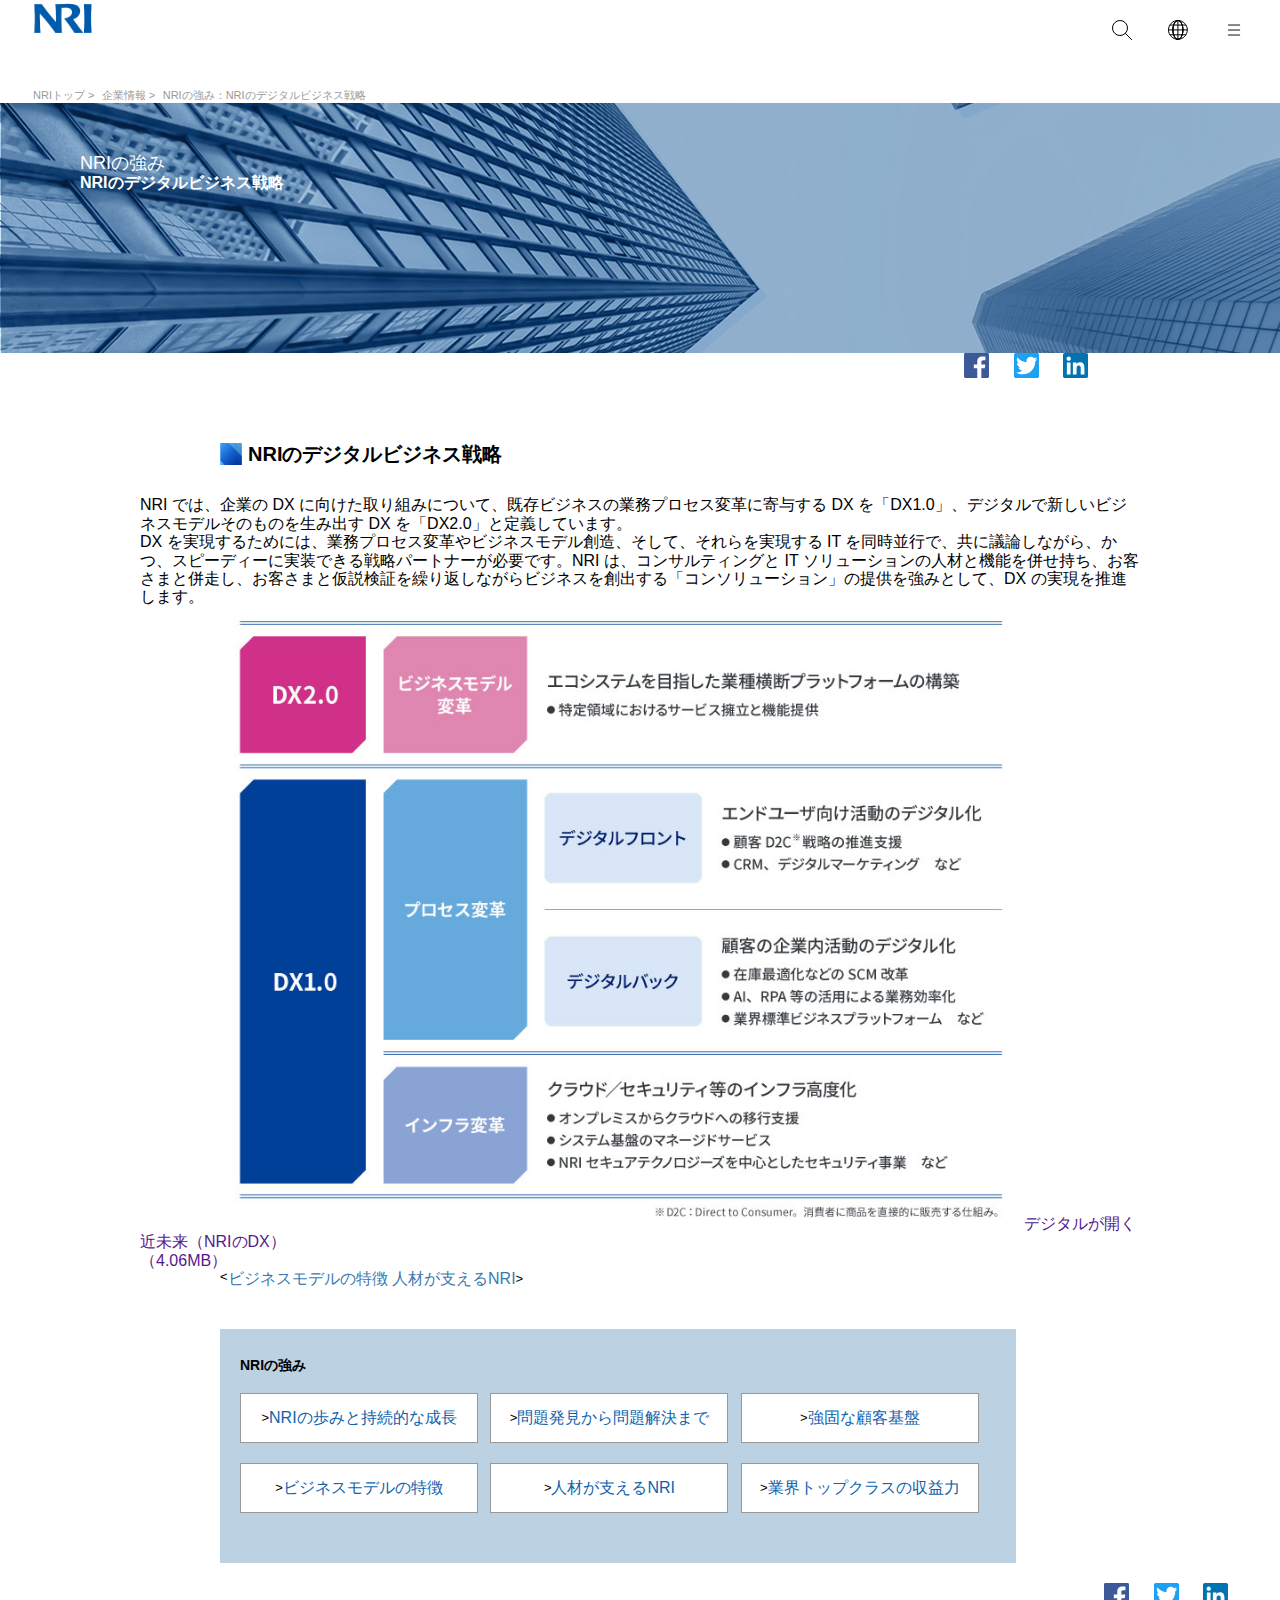
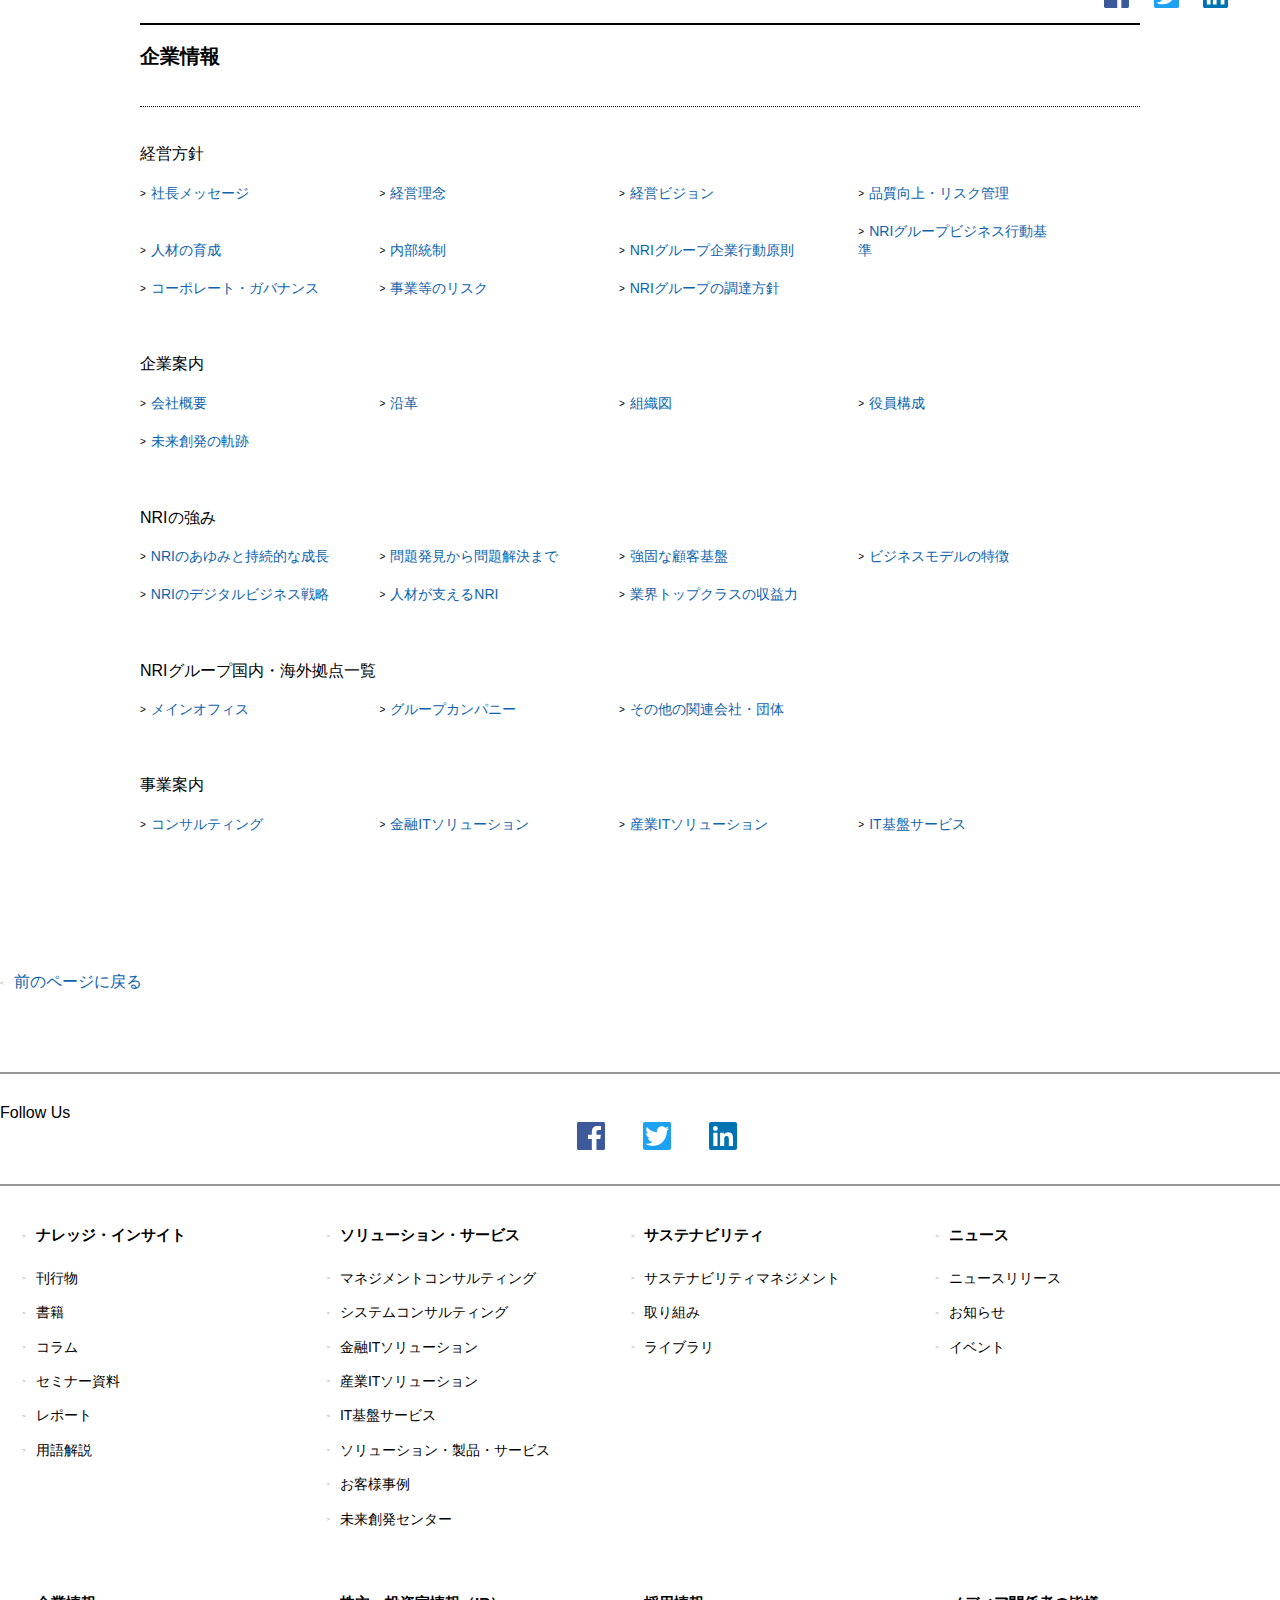
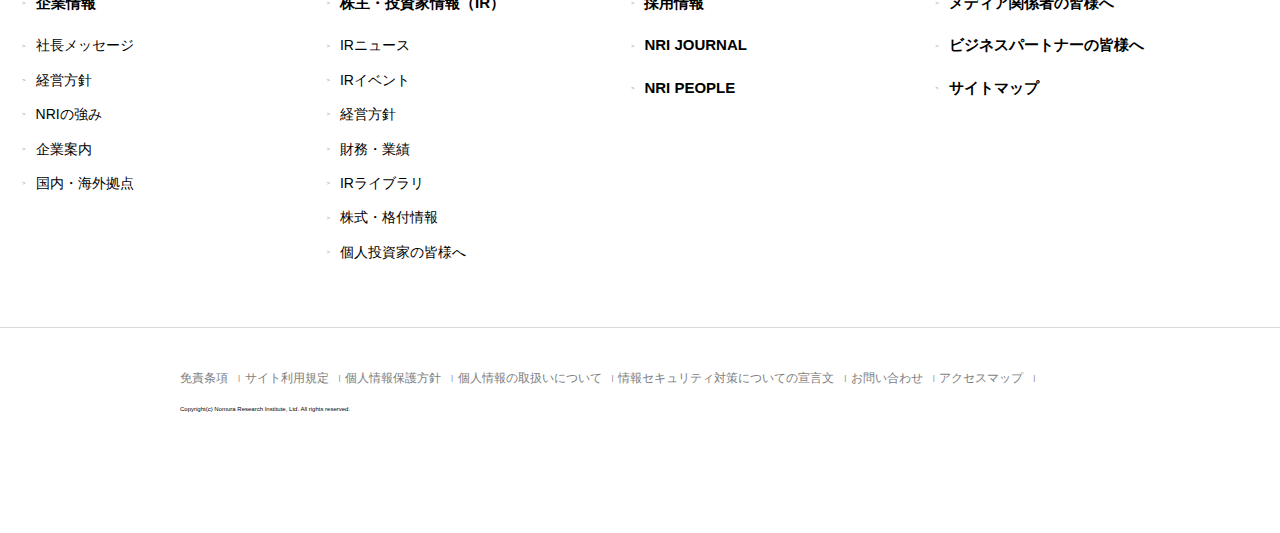
<file: index.html>
<!DOCTYPE html>
<html lang="ja">
<head>
<meta charset="utf-8">
<meta name="description" content="NRIの強み：NRIのデジタルビジネス戦略　| 企業情報 | 野村総合研究所(NRI)">
<title>NRIの強み：ビジネスモデルの特徴 | 企業情報 | 野村総合研究所(NRI)</title>
<!-- CSS -->
<link rel="stylesheet" href="css/main.css">
<link rel="stylesheet" href="css/normalize.css">
</head>
<body>
<header>
    <!--　ここから上に固定　-->
    <div class="container">
        <div class="header-container">
            <h1 class="header-logo">
                <a href="https://www.nri.com/jp"><img src="images/logomark1.png" class="logomark" alt="NRIロゴマーク"></a>
            </h1>
            <ul class="header-nav1">
                <li><a href="#">ナレッジ・インサイト</a></li>
                <li><a href="#">サステナビリティ</a></li>
                <li><a href="#">ニュース</a></li>
                <li><a href="#">企業情報</a></li>
                <li><a href="#">株主・投資家情報（IR）</a></li>
                <li><a href="#">採用情報</a></li>
            </ul>
            <ul class="header-nav2"><!-- 本来は<button>？ -->
                <li><a href="#"><img src="images/glass.svg" alt="サイト内検索"></a></li>
                <li><a href="#"><img src="images/earth.svg" alt="言語選択"></a></li>
                <li><a href="#"><img src="images/hambarger.png" alt="ハンバーガーメニュー"></a></li>
            </ul>
        </div>
    </div>
    <!--　ここまで固定　-->
</header>
<article>
    <div class="container">
        <section class="top-container">
            <div class="breadcrumb">
                <ol>
                    <li><a href="https://www.nri.com/jp">NRIトップ</a></li>
                    <li><a href="https://www.nri.com/jp/company">企業情報</a></li>
                    <li><a href="https://www.nri.com/jp/company/whats/story06"> NRIの強み：NRIのデジタルビジネス戦略</a></li>
                </ol>
            </div>
            <h2 class="keyvisual">
                <span class="subtitle">NRIの強み</span><br>
                NRIのデジタルビジネス戦略
            </h2>
            <div class="sns-share">
                <!-- 右寄せ -->
                <ul class="sns-icon">
                    <li><a href=""><img src="images/icon-facebook.svg" alt="facebook"></a></li>
                    <li><a href=""><img src="images/icon-twitter.svg" alt="twitter"></a></li>
                    <li><a href=""><img src="images/icon-linkedin.svg" alt="linkedin"></a></li>
                </ul>
            </div>
        </section>
        <section class="main-container">
            <h2 class="strategy">NRIのデジタルビジネス戦略</h2>
            <p>NRI では、企業の DX に向けた取り組みについて、既存ビジネスの業務プロセス変革に寄与する DX を「DX1.0」、デジタルで新しいビジネスモデルそのものを生み出す DX を「DX2.0」と定義しています。</p>
            <p>DX を実現するためには、業務プロセス変革やビジネスモデル創造、そして、それらを実現する IT を同時並行で、共に議論しながら、かつ、スピーディーに実装できる戦略パートナーが必要です。NRI は、コンサルティングと IT ソリューションの人材と機能を併せ持ち、お客さまと併走し、お客さまと仮説検証を繰り返しながらビジネスを創出する「コンソリューション」の提供を強みとして、DX の実現を推進します。</p>
            <img src="images/strategy.jpg" class="strategy-img" alt="NRIの強み">
            <a class="DX-pdfbtn" href="" target="_blank">
            デジタルが開く近未来（NRIのDX）<br>
            （4.06MB）
            </a>
            <div class="page-change">
                <a href="https://www.nri.com/jp/company/whats/story03" class="page-change1">ビジネスモデルの特徴</a>
                <a href="https://www.nri.com/jp/company/whats/story04" class="page-change2">人材が支えるNRI</a>
            </div>
            <div class="NRI-strongpoint">
                <h3>NRIの強み</h3>
                <a href="https://www.nri.com/jp/company/whats/history" class="link-strong">NRIの歩みと持続的な成長</a>
                <a href="https://www.nri.com/jp/company/whats/story01" class="link-strong">問題発見から問題解決まで</a>
                <a href="https://www.nri.com/jp/company/whats/story02" class="link-strong">強固な顧客基盤</a>
                <a href="https://www.nri.com/jp/company/whats/story03" class="link-strong">ビジネスモデルの特徴</a>
                <a href="https://www.nri.com/jp/company/whats/story04" class="link-strong">人材が支えるNRI</a>
                <a href="https://www.nri.com/jp/company/whats/story05" class="link-strong">業界トップクラスの収益力</a>
            </div>
            <div class="sns-share">
                <!-- 右寄せ -->
                <ul class="sns-icon">
                    <li><a href=""><img src="images/icon-facebook.svg" alt="facebook"></a></li>
                    <li><a href=""><img src="images/icon-twitter.svg" alt="twitter"></a></li>
                    <li><a href=""><img src="images/icon-linkedin.svg" alt="linkedin"></a></li>
                </ul>
            </div>
        </section>
        <section class="company-information">
            <h4>企業情報</h4>
            <div class="company-information-container">
                <p>経営方針</p>
                <ul>
                    <li><a href="#">社長メッセージ</a></li>
                    <li><a href="#">経営理念</a></li>
                    <li><a href="#">経営ビジョン</a></li>
                    <li><a href="#">品質向上・リスク管理</a></li>
                    <li><a href="#">人材の育成</a></li>
                    <li><a href="#">内部統制</a></li>
                    <li><a href="#">NRIグループ企業行動原則</a></li>
                    <li><a href="#">NRIグループビジネス行動基準</a></li>
                    <li><a href="#">コーポレート・ガバナンス</a></li>
                    <li><a href="#">事業等のリスク</a></li>
                    <li><a href="#">NRIグループの調達方針</a></li>
                </ul>
                <p>企業案内</p>
                <ul>
                    <li><a href="#">会社概要</a></li>
                    <li><a href="#">沿革</a></li>
                    <li><a href="#">組織図</a></li>
                    <li><a href="#">役員構成</a></li>
                    <li><a href="#">未来創発の軌跡</a></li>
                </ul>
                <p>NRIの強み</p>
                <ul>
                    <li><a href="#">NRIのあゆみと持続的な成長</a></li>
                    <li><a href="#">問題発見から問題解決まで</a></li>
                    <li><a href="#">強固な顧客基盤</a></li>
                    <li><a href="#">ビジネスモデルの特徴</a></li>
                    <li><a href="#">NRIのデジタルビジネス戦略</a></li>
                    <li><a href="#">人材が支えるNRI</a></li>
                    <li><a href="#">業界トップクラスの収益力</a></li>
                </ul>
                <p>NRIグループ国内・海外拠点一覧</p>
                <ul>
                    <li><a href="#">メインオフィス</a></li>
                    <li><a href="#">グループカンパニー</a></li>
                    <li><a href="#">その他の関連会社・団体</a></li>
                </ul>
                <p>事業案内</p>
                <ul>
                    <li><a href="#">コンサルティング</a></li>
                    <li><a href="#">金融ITソリューション</a></li>
                    <li><a href="#">産業ITソリューション</a></li>
                    <li><a href="#">IT基盤サービス</a></li>
                </ul>
            </div>
        </section>
        <a href="https://www.nri.com/jp/company" class="back-page">前のページに戻る</a>
        <div class="sns-share-bottom">
            <p>Follow Us</p>
            <!-- 中央ぞろえ -->
            <ul class="sns-icon-bottom">
                <li><a href=""><img src="images/icon-facebook.svg" alt="facebook"></a></li>
                <li><a href=""><img src="images/icon-twitter.svg" alt="twitter"></a></li>
                <li><a href=""><img src="images/icon-linkedin.svg" alt="linkedin"></a></li>
            </ul>
        </div>
        <section class="sitenav">
            <div class="nav1">
                <p><a href="#">ナレッジ・インサイト</a></p>
                <ul>
                    <li><a href="#">刊行物</a></li>
                    <li><a href="#">書籍</a></li>
                    <li><a href="#">コラム</a></li>
                    <li><a href="#">セミナー資料</a></li>
                    <li><a href="#">レポート</a></li>
                    <li><a href="#">用語解説</a></li>
                </ul>
            </div>
            <div class="nav1">
                <p><a href="#">ソリューション・サービス</a></p>
                <ul>
                    <li><a href="#">マネジメントコンサルティング</a></li>
                    <li><a href="#">システムコンサルティング</a></li>
                    <li><a href="#">金融ITソリューション</a></li>
                    <li><a href="#">産業ITソリューション</a></li>
                    <li><a href="#">IT基盤サービス</a></li>
                    <li><a href="#">ソリューション・製品・サービス</a></li>
                    <li><a href="#">お客様事例</a></li>
                    <li><a href="#">未来創発センター</a></li>
                </ul>
            </div>
            <div class="nav1">
                <p><a href="#">サステナビリティ</a></p>
                <ul>
                    <li><a href="#">サステナビリティマネジメント</a></li>
                    <li><a href="#">取り組み</a></li>
                    <li><a href="#">ライブラリ</a></li>
                </ul>
            </div>
            <div class="nav1">
                <p><a href="#">ニュース</a></p>
                <ul>
                    <li><a href="#">ニュースリリース</a></li>
                    <li><a href="#">お知らせ</a></li>
                    <li><a href="#">イベント</a></li>
                </ul>
            </div>
            <div class="nav1">
                <p><a href="#">企業情報</a></p>
                <ul>
                    <li><a href="#">社長メッセージ</a></li>
                    <li><a href="#">経営方針</a></li>
                    <li><a href="#">NRIの強み</a></li>
                    <li><a href="#">企業案内</a></li>
                    <li><a href="#">国内・海外拠点</a></li>
                </ul>
            </div>
            <div class="nav1">
                <p><a href="#">株主・投資家情報（IR）</a></p>
                <ul>
                    <li><a href="#">IRニュース</a></li>
                    <li><a href="#">IRイベント</a></li>
                    <li><a href="#">経営方針</a></li>
                    <li><a href="#">財務・業績</a></li>
                    <li><a href="#">IRライブラリ</a></li>
                    <li><a href="#">株式・格付情報</a></li>
                    <li><a href="#">個人投資家の皆様へ</a></li>
                </ul>
            </div>
            <div class="nav2">
                <p><a href="#">採用情報</a></p>
                <p><a href="#">NRI JOURNAL</a></p>
                <p><a href="#">NRI PEOPLE</a></p>
            </div>
            <div class="nav2">
                <p><a href="#">メディア関係者の皆様へ</a></p>
                <p><a href="#">ビジネスパートナーの皆様へ</a></p>
                <p><a href="#">サイトマップ</a></p>
            </div>
        </section>
    </div>
</article>
<footer>
    <div class="container">
        <div class="footer-container">
            <ul class="footer-nav">
                <li><a href="#">免責条項</a></li>
                <li><a href="#">サイト利用規定</a></li>
                <li><a href="#">個人情報保護方針</a></li>
                <li><a href="#">個人情報の取扱いについて</a></li>
                <li><a href="#">情報セキュリティ対策についての宣言文</a></li>
                <li><a href="#">お問い合わせ</a></li>
                <li><a href="#">アクセスマップ</a></li>
            </ul>
            <p class="copyright">
                Copyright(c) Nomura Research Institute, Ltd. All rights reserved.
            </p>
        </div>
    </div>
</footer>
</body>
</html>
</file>
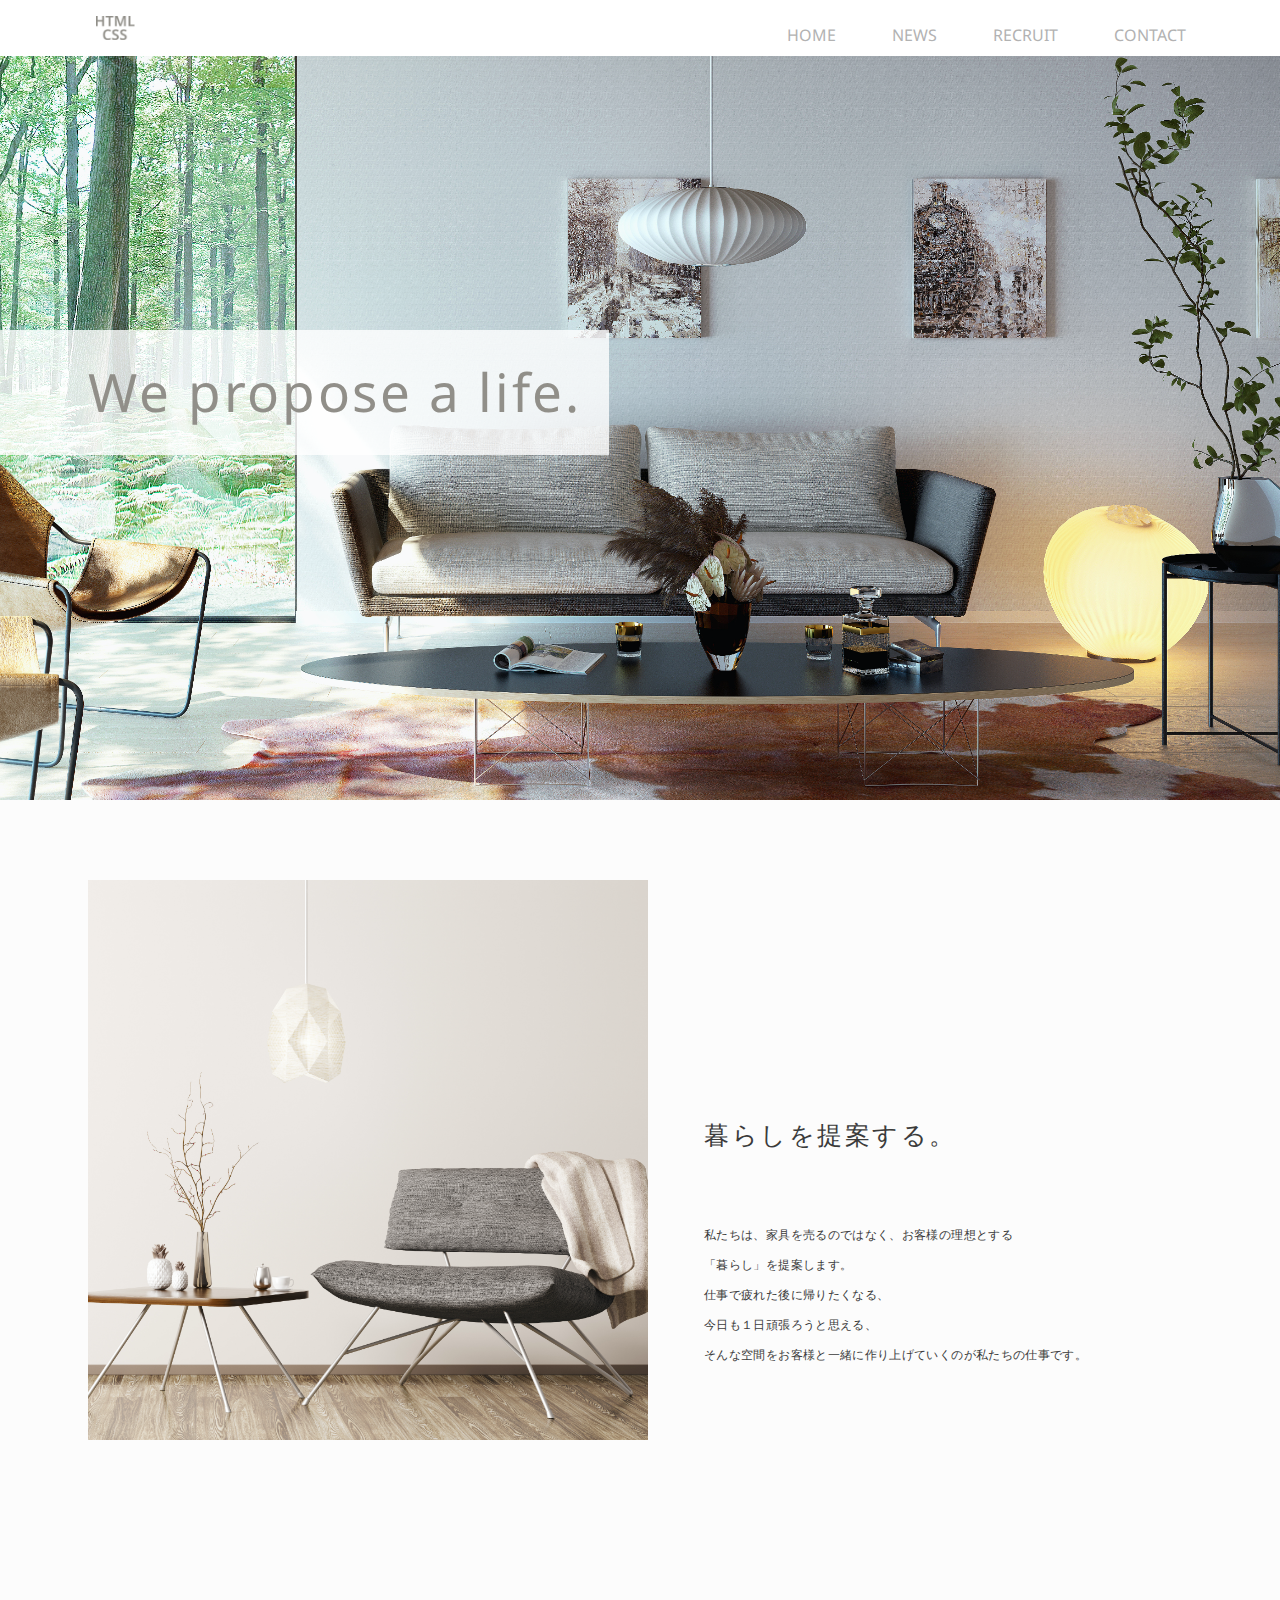
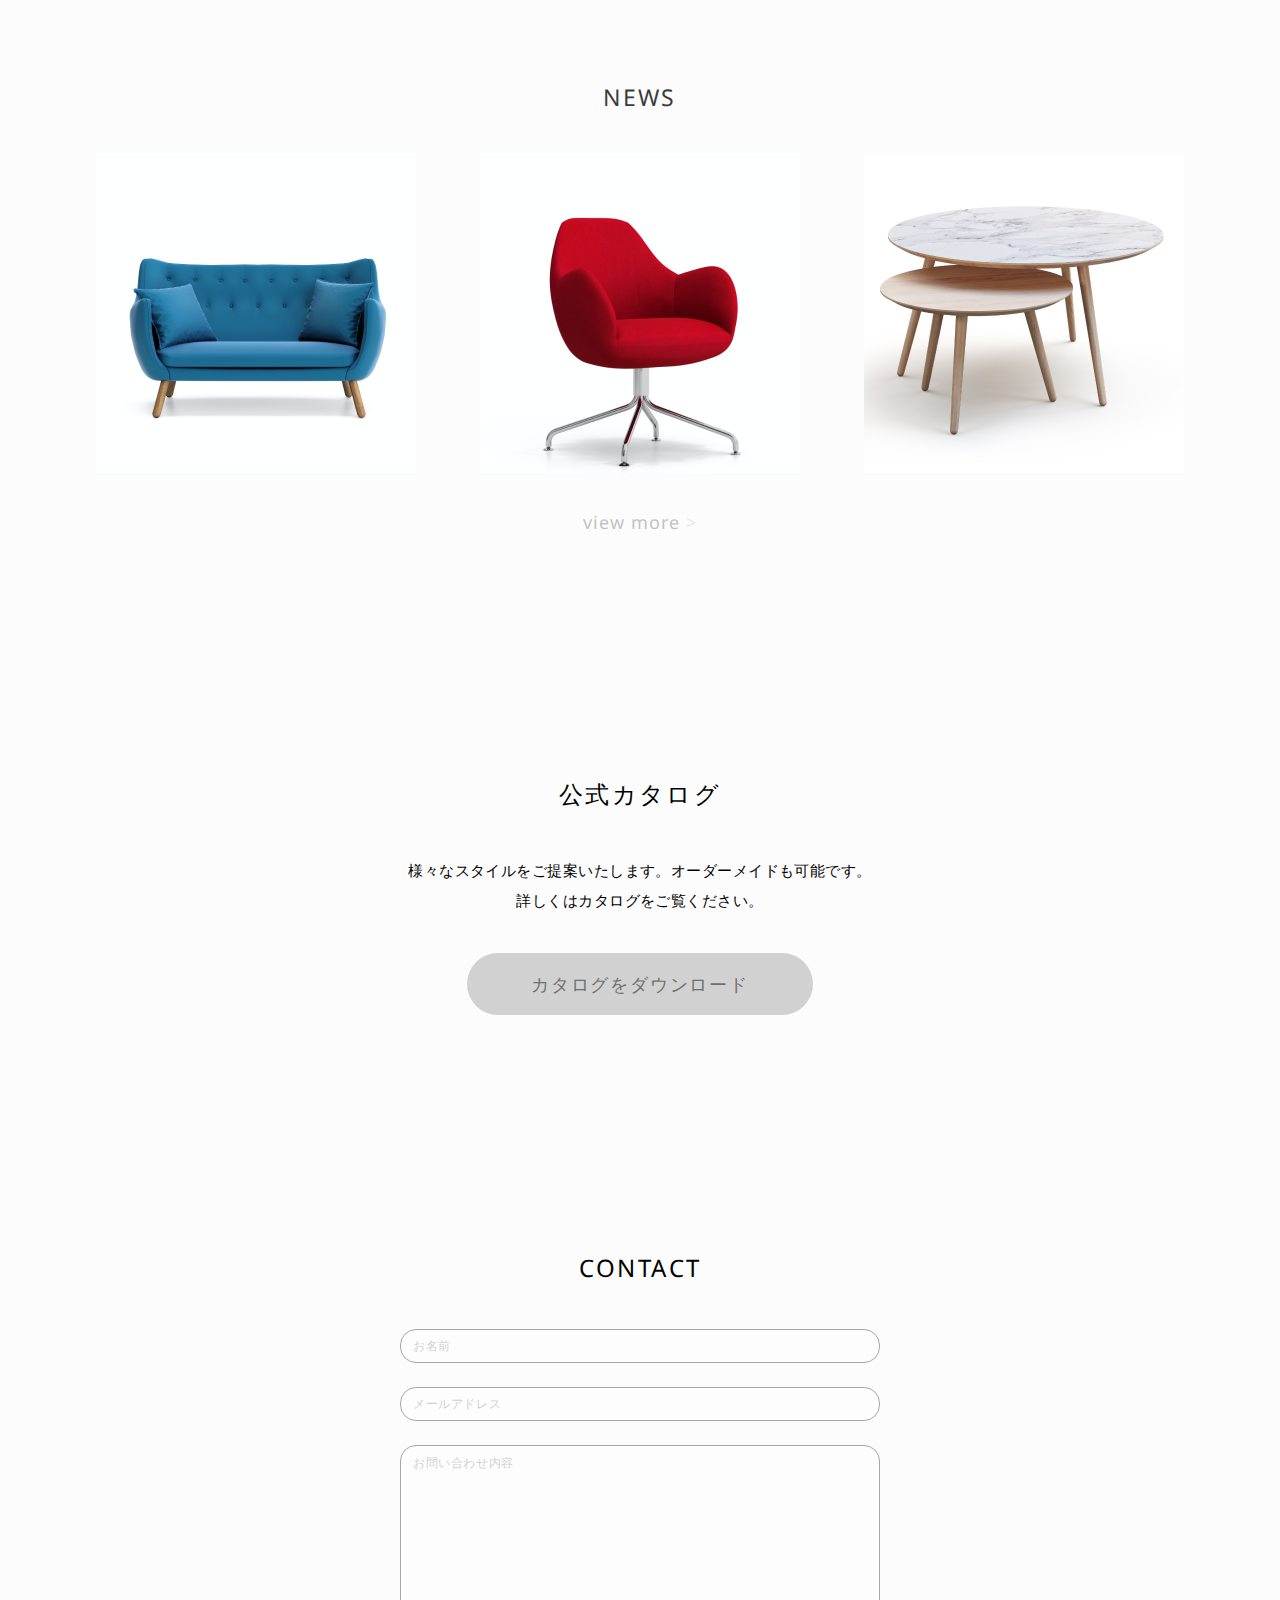
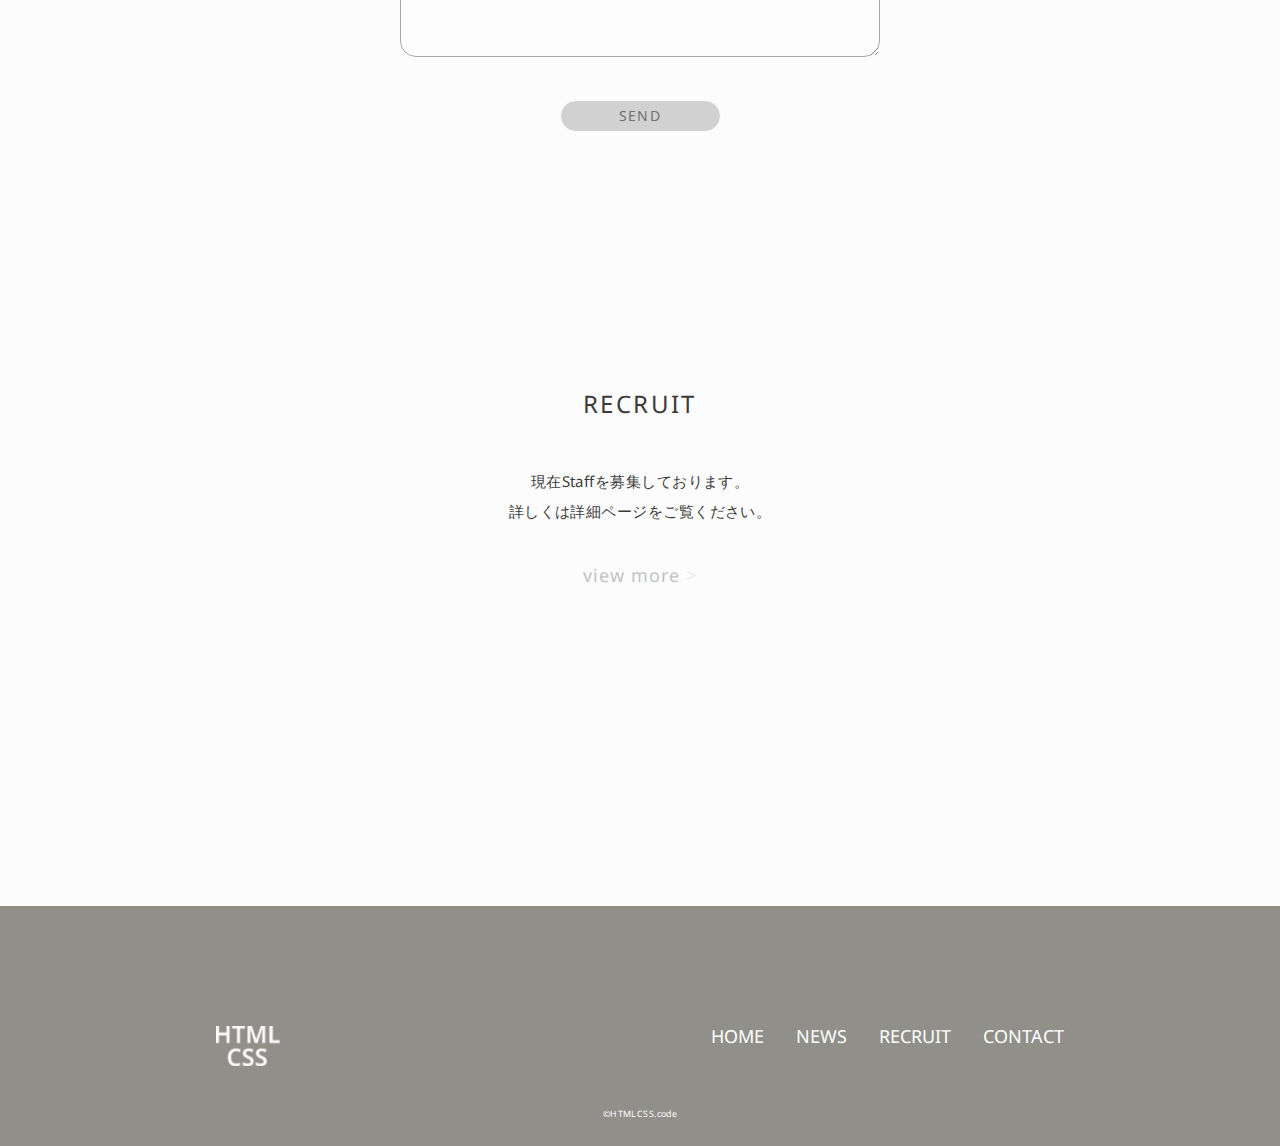
<file: html-kaguya/index.html>
<!DOCTYPE html>
<html lang="ja">
  <head>
    <meta charset="utf-8" />
    <meta name="descriprion" content="家具屋｜Home画面" />
    <meta name="viewport" content="width=device-width, initial-scale=1" />
    <title>家具屋 Home</title>
    <link rel="stylesheet" href="css/normalize.css" />
    <link
      href="https://fonts.googleapis.com/css2?family=Noto+Sans:wght@400;700&display=swap"
      rel="stylesheet"
    />
    <link rel="stylesheet" href="css/main.css" />
  </head>

  <body class="fadeout">
    <header>
      <section class="header-container">
        <!--  float  -->
        <h1 class="logo-header">
          <img
            src="image/logo_header.png"
            srcset="image/logo_header.png 1x, image/logo_header@2x.png 2x"
            alt="logomark-h"
          />
        </h1>
        <!-- ハンバーガーメニュー -->
        <!-- 参考：https://nodoame.net/archives/8771 -->
        <div class="navToggle"><span></span><span></span><span></span></div>
        <nav class="header-nav">
          <ul>
            <!--  float  -->
            <li><a href="index.html">HOME</a></li>
            <li><a href="news/index.html" class="page-transition">NEWS</a></li>
            <li>
              <a href="recruit/index.html" class="page-transition">RECRUIT</a>
            </li>
            <li>
              <a href="contact/index.html" class="page-transition">CONTACT</a>
            </li>
          </ul>
        </nav>
      </section>
    </header>
    <main>
      <section class="keyvisual">
        <div class="keyvisual-background">
          <!--  background-image  -->
          <div class="keyconcept">
            <h2><span>We</span> <span>propose</span> <span>a life.</span></h2>
          </div>
        </div>
      </section>
      <div class="main-container">
        <section class="concept">
          <!--  float  -->
          <img
            src="image/concept.png"
            srcset="image/concept.png 1x, image/concept@2x.png 2x"
            alt="conceptimg"
          />
          <div class="concept-contents">
            <h3>暮らしを提案する。</h3>
            <p>
              <span>私たちは、家具を売るのではなく、</span
              ><span>お客様の理想とする</span> <br />
              <span>「暮らし」を提案します。</span> <br />
              <span>仕事で疲れた後に帰りたくなる、</span> <br />
              <span>今日も１日頑張ろうと思える、</span> <br />
              <span>そんな空間をお客様と一緒に作り上げていくのが</span
              ><span>私たちの仕事です。</span>
            </p>
          </div>
        </section>
        <section class="news">
          <h3>NEWS</h3>
          <ul class="pickup-news">
            <!--  backgroud-image,float  -->
            <li class="news1">
              <p>アームストロングのカウチ入荷</p>
              <div class="news-background"></div>
            </li>
            <li class="news2">
              <p>アームストロングのチェア再入荷</p>
              <div class="news-background"></div>
            </li>
            <li class="news3">
              <p>アームストロングのテーブル入荷</p>
              <div class="news-background"></div>
            </li>
          </ul>
          <a href="news/index.html" class="page-transition">view more</a>
        </section>
        <section class="catalog">
          <h3>公式カタログ</h3>
          <p>
            様々なスタイルをご提案いたします。オーダーメイドも可能です。 <br />
            詳しくはカタログをご覧ください。
          </p>
          <a href="catalog/catalog.pdf">カタログをダウンロード</a>
        </section>
        <section class="contact">
          <h3>CONTACT</h3>
          <form
            action="#"
            method="POST"
            id="contact-form"
            target="customer-information"
          >
            <p><input type="text" placeholder="お名前" /></p>
            <p><input type="email" placeholder="メールアドレス" /></p>
            <p><textarea placeholder="お問い合わせ内容"></textarea></p>
            <p class="submit-p">
              <input
                type="submit"
                value="SEND"
                id="submit"
                name="submit"
                class="submit"
              />
            </p>
          </form>
          <iframe name="customer-information"></iframe>
        </section>
        <section class="recruit">
          <h3>RECRUIT</h3>
          <p>
            現在Staffを募集しております。<br />
            詳しくは詳細ページをご覧ください。
          </p>
          <a href="recruit/index.html" class="page-transition">view more</a>
        </section>
      </div>
    </main>
    <footer>
      <div class="footer-container">
        <!--  float  -->
        <div class="logo-footer">
          <img
            src="image/logo_footer.png"
            srcset="image/logo_footer.png 1x, image/logo_footer@2x.png 2x"
            alt="logomark-f"
          />
        </div>
        <nav class="footer-nav">
          <ul>
            <!--  float  -->
            <li>HOME</li>
            <li class="padleft-nav">
              <a href="news/index.html" class="page-transition">NEWS</a>
            </li>
            <li class="padleft-nav">
              <a href="recruit/index.html" class="page-transition">RECRUIT</a>
            </li>
            <li class="padleft-nav">
              <a href="contact/index.html" class="page-transition">CONTACT</a>
            </li>
          </ul>
        </nav>
      </div>
      <div class="copyright">
        <small>©HTMLCSS.code</small>
      </div>
    </footer>
    <script src="scripts/jquery.min.js"></script>
    <script src="scripts/script.js"></script>
  </body>
</html>
</file>
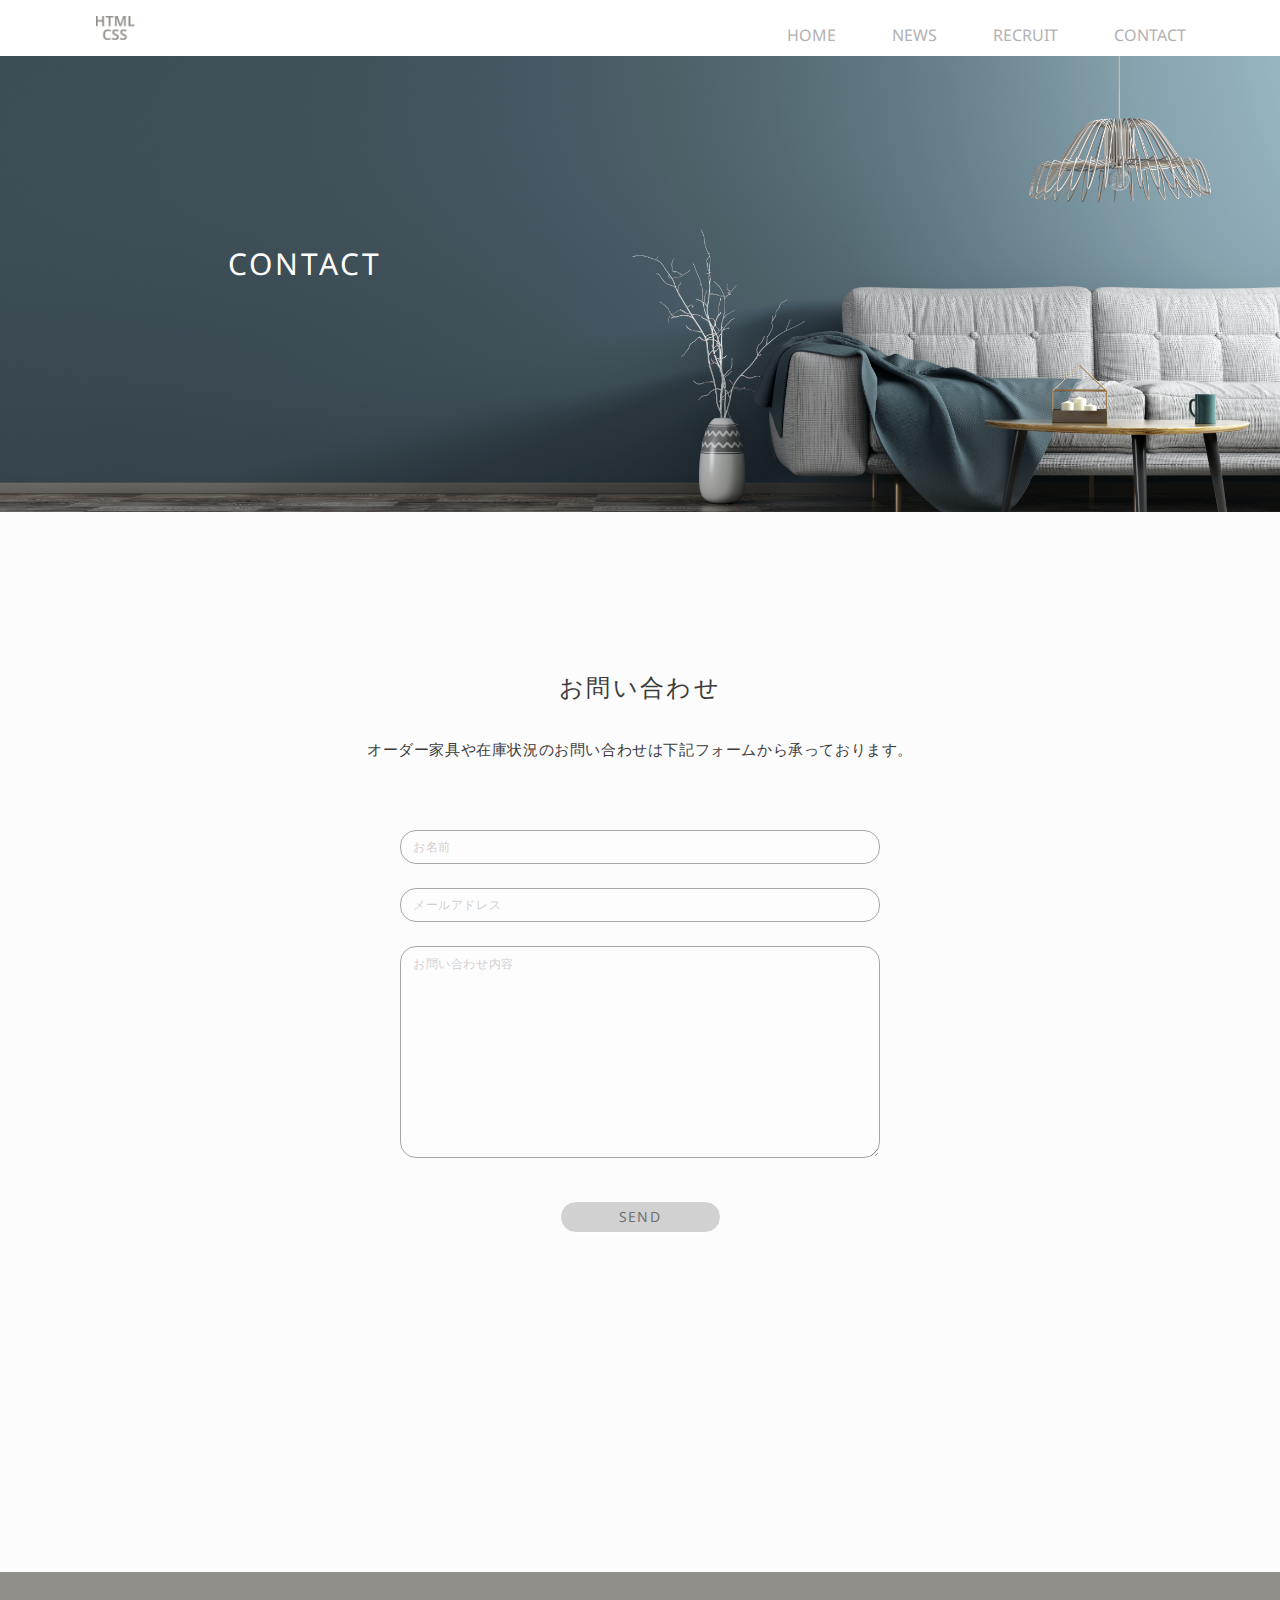
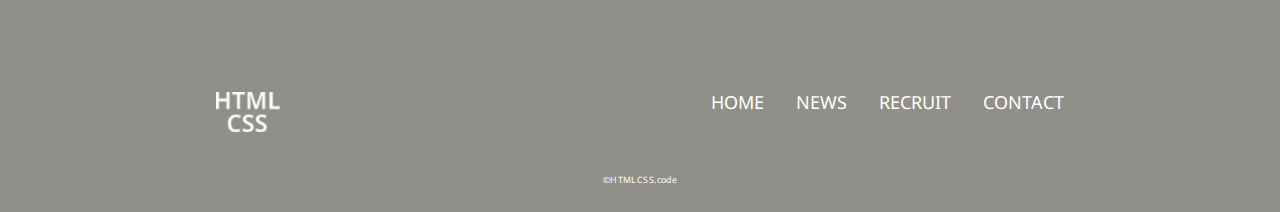
<file: html-kaguya/contact/index.html>
<!DOCTYPE html>
<html lang="ja">
  <head>
    <meta charset="utf-8" />
    <meta name="descriprion" content="家具屋｜contact お問い合わせ" />
    <meta name="viewport" content="width=device-width, initial-scale=1" />
    <title>家具屋 contact</title>
    <link rel="stylesheet" href="../css/normalize.css" />
    <link
      href="https://fonts.googleapis.com/css2?family=Noto+Sans:wght@400;700&display=swap"
      rel="stylesheet"
    />
    <link rel="stylesheet" href="../css/main.css" />
  </head>
  <!-- ページがフェードアウトするようにアニメーションを実装 -->
  <!-- 参考：https://digipress.info/tech/page-transition-effect-how-to/ -->

  <body class="fadeout">
    <header>
      <section class="header-container">
        <!--  float  -->
        <h1 class="logo-header">
          <img
            src="../image/logo_header.png"
            srcset="../image/logo_header.png 1x, ../image/logo_header@2x.png 2x"
            alt="logomark-h"
          />
        </h1>
        <!-- ハンバーガーメニュー -->
        <div class="navToggle"><span></span><span></span><span></span></div>
        <nav class="header-nav">
          <ul>
            <!--  float  -->
            <li><a href="../index.html" class="page-transition">HOME</a></li>
            <li>
              <a href="../news/index.html" class="page-transition">NEWS</a>
            </li>
            <li>
              <a href="../recruit/index.html" class="page-transition"
                >RECRUIT</a
              >
            </li>
            <li><a href="index.html">CONTACT</a></li>
          </ul>
        </nav>
      </section>
    </header>
    <main>
      <section class="nrc-keyvisual">
        <div class="c-keyvisual-background">
          <!--  background-image  -->
          <h2>CONTACT</h2>
        </div>
      </section>
      <div class="c-main-container">
        <section class="contact-title">
          <h3>お問い合わせ</h3>
          <p>
            オーダー家具や在庫状況のお問い合わせは下記フォームから承っております。
          </p>
        </section>
        <section class="contact-title-sp">
          <h3>CONTACT</h3>
        </section>
        <form
          action="#"
          method="POST"
          id="contact-form"
          target="customer-information"
        >
          <p><input type="text" placeholder="お名前" /></p>
          <p><input type="email" placeholder="メールアドレス" /></p>
          <p><textarea placeholder="お問い合わせ内容"></textarea></p>
          <p class="submit-p">
            <input
              type="submit"
              value="SEND"
              id="submit"
              name="submit"
              class="submit"
            />
          </p>
        </form>
        <iframe name="customer-information"></iframe>
      </div>
    </main>
    <footer>
      <div class="footer-container">
        <!--  float  -->
        <div class="logo-footer">
          <a href="../index.html" class="page-transition">
            <img
              src="../image/logo_footer.png"
              srcset="
                ../image/logo_footer.png    1x,
                ../image/logo_footer@2x.png 2x
              "
              alt="logomark-f"
            />
          </a>
        </div>
        <nav class="footer-nav">
          <ul>
            <!--  float  -->
            <li><a href="../index.html" class="page-transition">HOME</a></li>
            <li class="padleft-nav">
              <a href="../news/index.html" class="page-transition">NEWS</a>
            </li>
            <li class="padleft-nav">
              <a href="../recruit/index.html" class="page-transition"
                >RECRUIT</a
              >
            </li>
            <li class="padleft-nav">CONTACT</li>
          </ul>
        </nav>
      </div>
      <div class="copyright">
        <small>&copy;HTMLCSS.code</small>
      </div>
    </footer>
    <script src="../scripts/jquery.min.js"></script>
    <script src="../scripts/script.js"></script>
  </body>
</html>
</file>
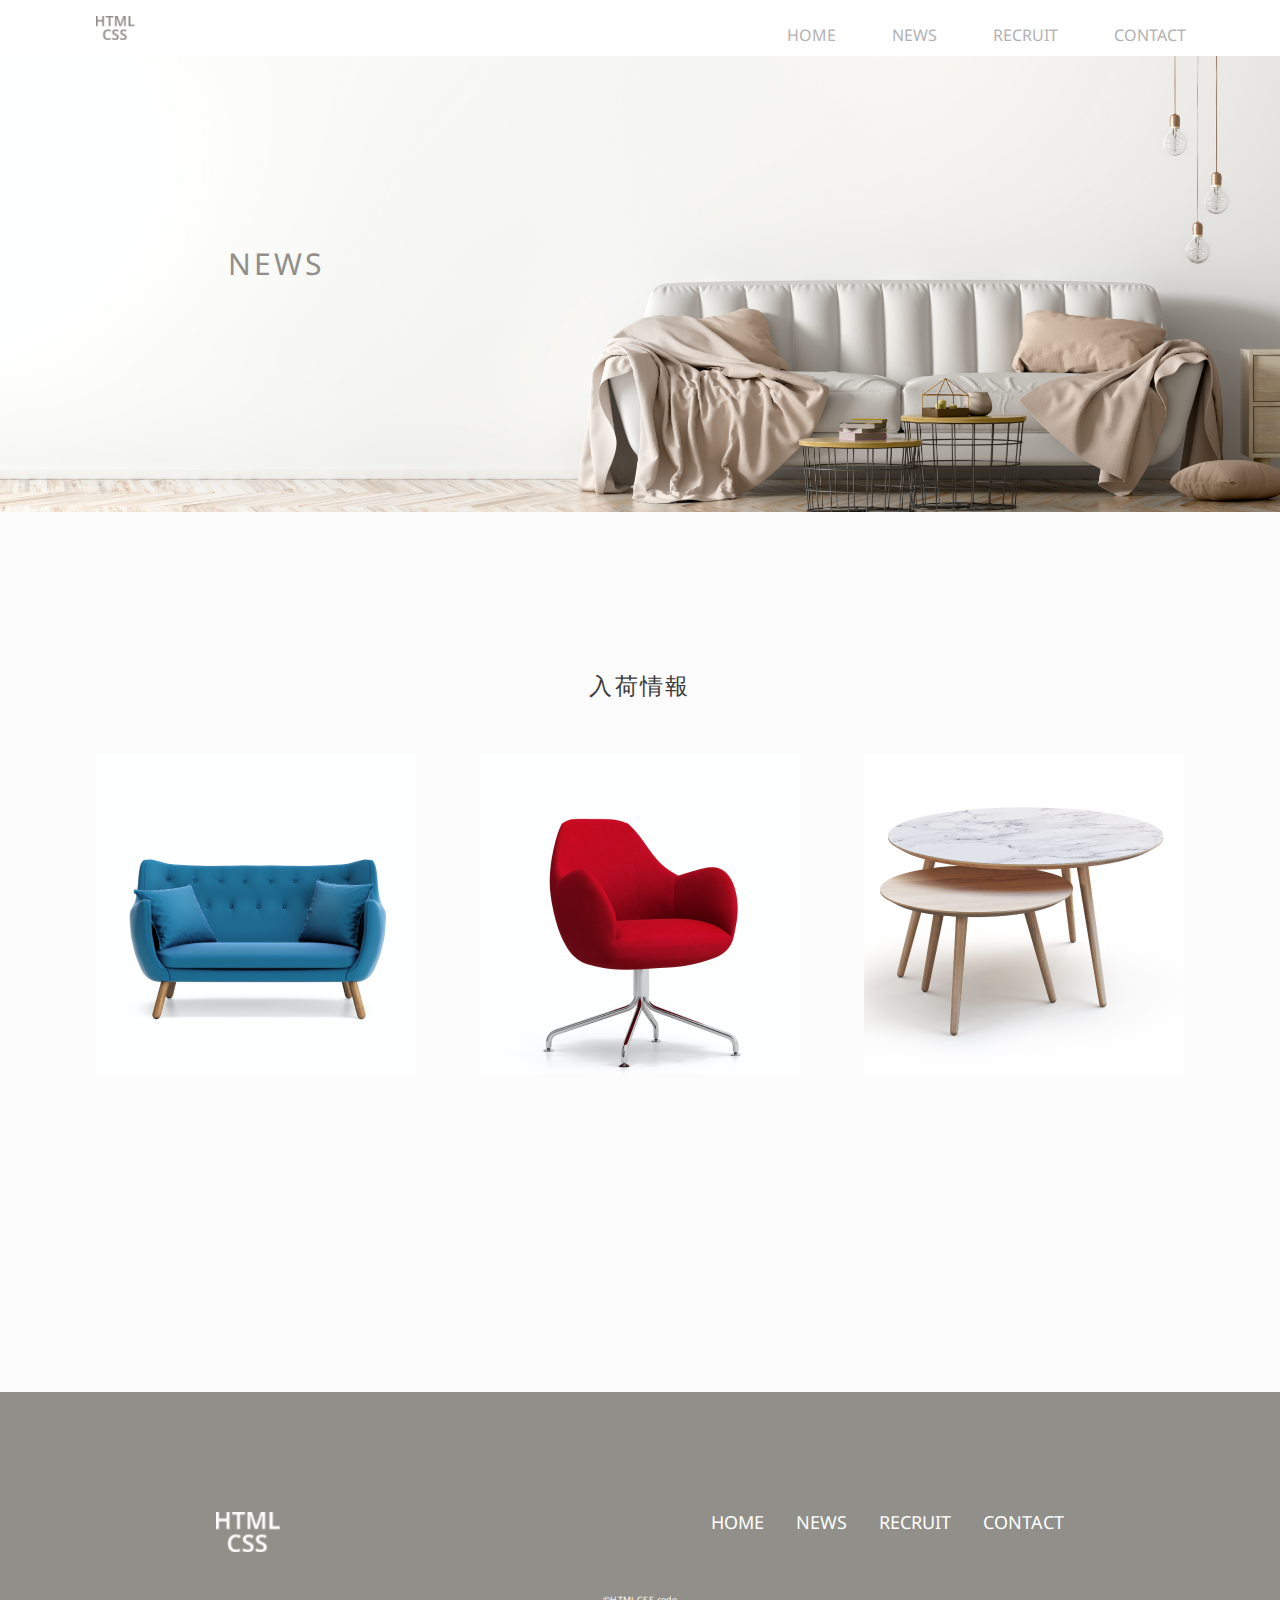
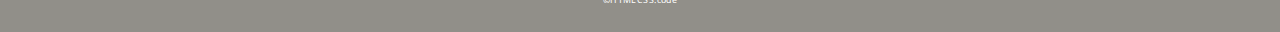
<file: html-kaguya/news/index.html>
<!DOCTYPE html>
<html lang="ja">
  <head>
    <meta charset="utf-8" />
    <meta name="descriprion" content="家具屋｜news 入荷情報" />
    <meta name="viewport" content="width=device-width, initial-scale=1" />
    <title>家具屋 news</title>
    <link rel="stylesheet" href="../css/normalize.css" />
    <link
      href="https://fonts.googleapis.com/css2?family=Noto+Sans:wght@400;700&display=swap"
      rel="stylesheet"
    />
    <link rel="stylesheet" href="../css/main.css" />
  </head>

  <body class="fadeout">
    <header>
      <section class="header-container">
        <!--  float  -->
        <h1 class="logo-header">
          <img
            src="../image/logo_header.png"
            srcset="../image/logo_header.png 1x, ../image/logo_header@2x.png 2x"
            alt="logomark-h"
          />
        </h1>
        <!-- ハンバーガーメニュー -->
        <div class="navToggle"><span></span><span></span><span></span></div>
        <nav class="header-nav">
          <ul>
            <!--  float  -->
            <li><a href="../index.html" class="page-transition">HOME</a></li>
            <li><a href="index.html">NEWS</a></li>
            <li>
              <a href="../recruit/index.html" class="page-transition"
                >RECRUIT</a
              >
            </li>
            <li>
              <a href="../contact/index.html" class="page-transition"
                >CONTACT</a
              >
            </li>
          </ul>
        </nav>
      </section>
    </header>
    <main>
      <section class="nrc-keyvisual">
        <div class="n-keyvisual-background">
          <!--  background-image  -->
          <h2>NEWS</h2>
        </div>
      </section>
      <div class="n-main-container">
        <section class="news-topics">
          <h3>入荷情報</h3>
          <ul class="pickup-news">
            <!--  backgroud-image,float  -->
            <li class="news1">
              <p>アームストロングのカウチ入荷</p>
              <div class="news-background"></div>
            </li>
            <li class="news2">
              <p>アームストロングのチェア再入荷</p>
              <div class="news-background"></div>
            </li>
            <li class="news3">
              <p>アームストロングのテーブル入荷</p>
              <div class="news-background"></div>
            </li>
          </ul>
        </section>
      </div>
    </main>
    <footer>
      <div class="footer-container">
        <!--  float  -->
        <div class="logo-footer">
          <a href="../index.html" class="page-transition">
            <img
              src="../image/logo_footer.png"
              srcset="
                ../image/logo_footer.png    1x,
                ../image/logo_footer@2x.png 2x
              "
              alt="logomark-f"
            />
          </a>
        </div>
        <nav class="footer-nav">
          <ul>
            <!--  float  -->
            <li><a href="../index.html" class="page-transition">HOME</a></li>
            <li class="padleft-nav">NEWS</li>
            <li class="padleft-nav">
              <a href="../recruit/index.html" class="page-transition"
                >RECRUIT</a
              >
            </li>
            <li class="padleft-nav">
              <a href="../contact/index.html" class="page-transition"
                >CONTACT</a
              >
            </li>
          </ul>
        </nav>
      </div>
      <div class="copyright">
        <small>©HTMLCSS.code</small>
      </div>
    </footer>
    <script src="../scripts/jquery.min.js"></script>
    <script src="../scripts/script.js"></script>
  </body>
</html>
</file>
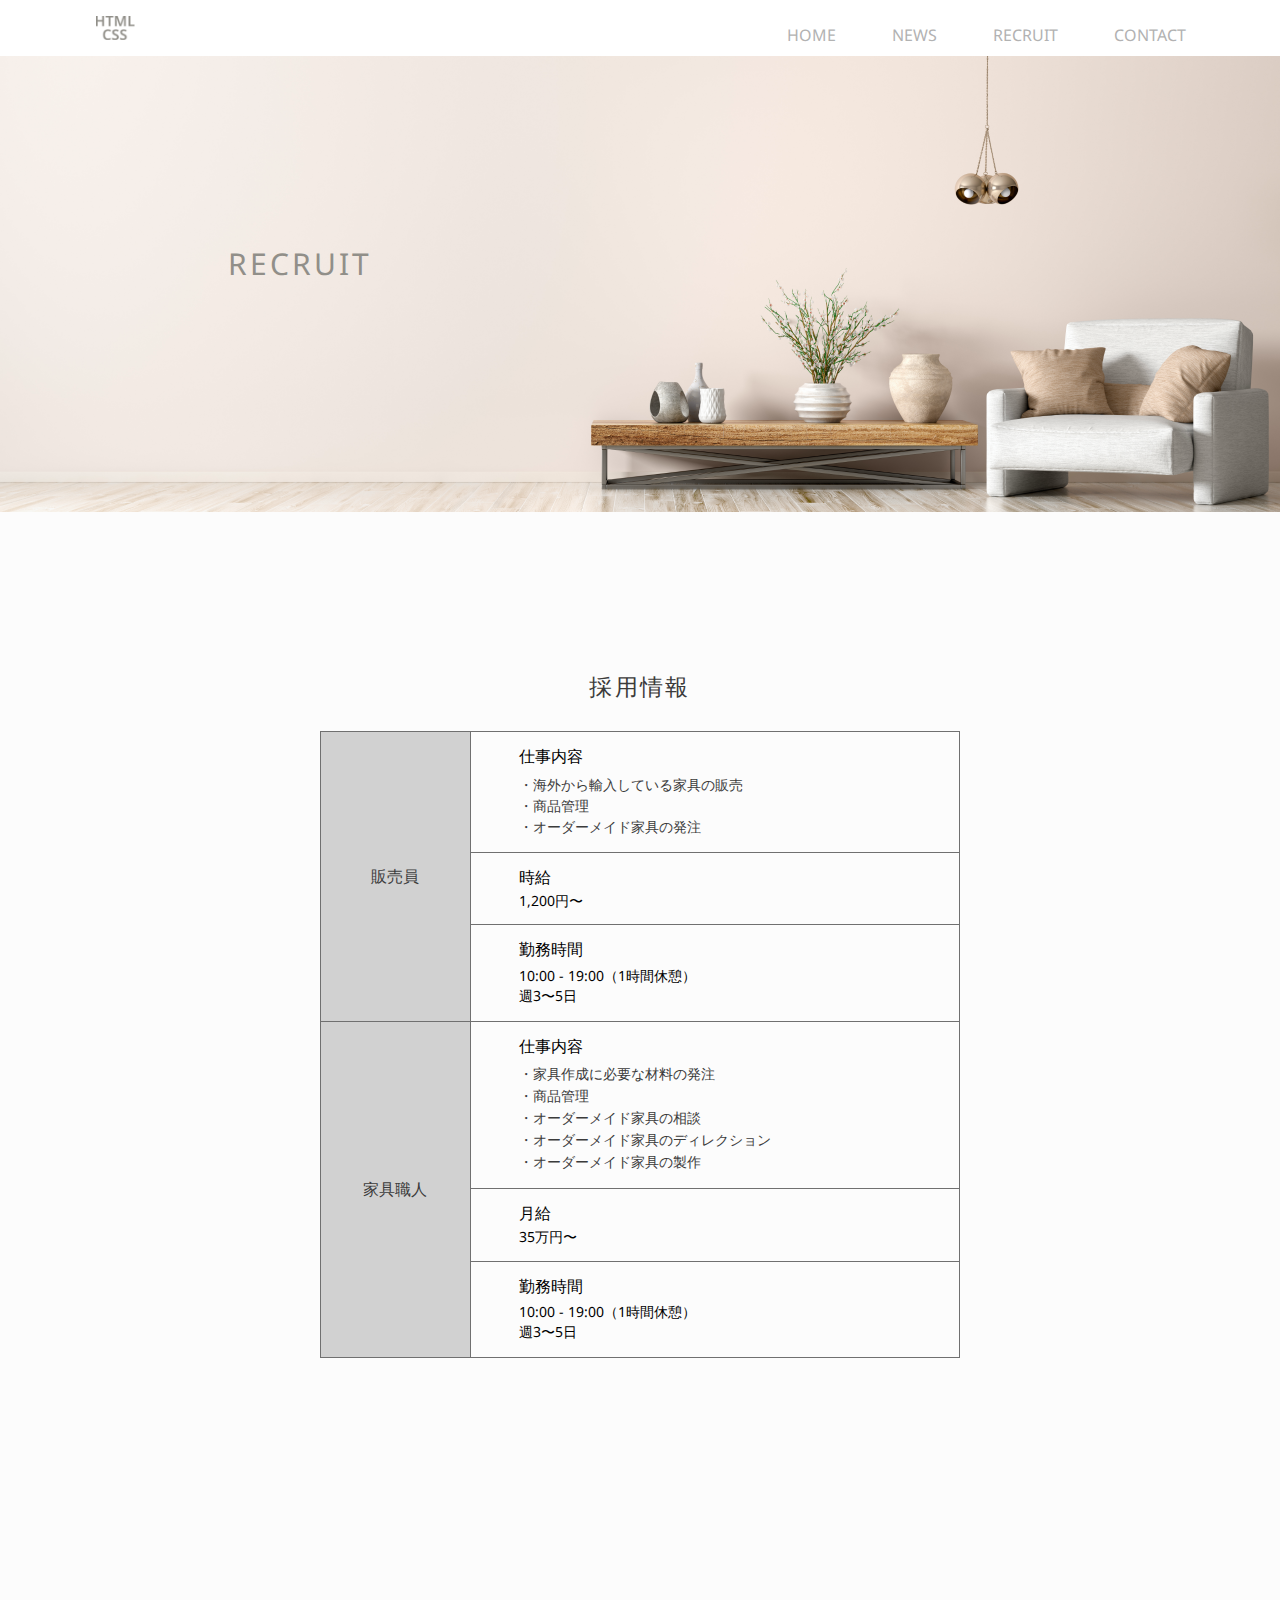
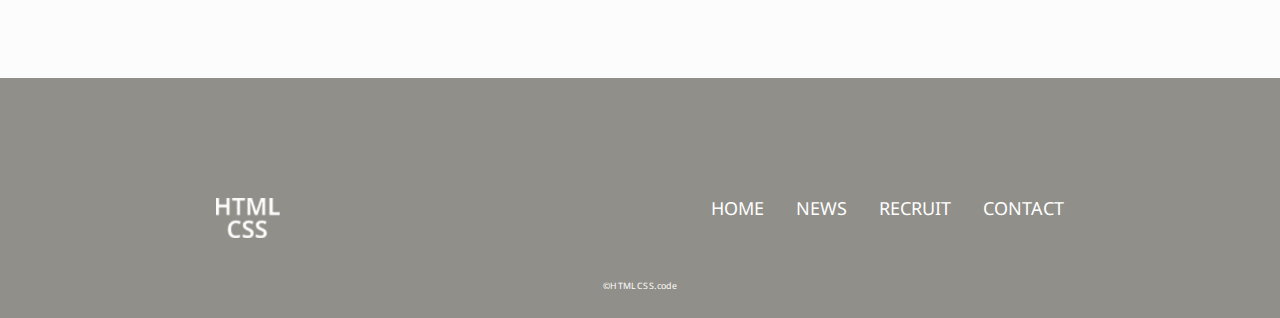
<file: html-kaguya/recruit/index.html>
<!DOCTYPE html>
<html lang="ja">
  <head>
    <meta charset="utf-8" />
    <meta name="descriprion" content="家具屋｜recruit 採用情報" />
    <meta name="viewport" content="width=device-width, initial-scale=1" />
    <title>家具屋 recruit</title>
    <link rel="stylesheet" href="../css/normalize.css" />
    <link
      href="https://fonts.googleapis.com/css2?family=Noto+Sans:wght@400;700&display=swap"
      rel="stylesheet"
    />
    <link rel="stylesheet" href="../css/main.css" />
  </head>

  <body class="fadeout">
    <header>
      <section class="header-container">
        <!--  float  -->
        <h1 class="logo-header">
          <img
            src="../image/logo_header.png"
            srcset="../image/logo_header.png 1x, ../image/logo_header@2x.png 2x"
            alt="logomark-h"
          />
        </h1>
        <!-- ハンバーガーメニュー -->
        <div class="navToggle"><span></span><span></span><span></span></div>
        <nav class="header-nav">
          <ul class="header-nav">
            <!--  float  -->
            <li><a href="../index.html" class="page-transition">HOME</a></li>
            <li>
              <a href="../news/index.html" class="page-transition">NEWS</a>
            </li>
            <li><a href="index.html">RECRUIT</a></li>
            <li>
              <a href="../contact/index.html" class="page-transition"
                >CONTACT</a
              >
            </li>
          </ul>
        </nav>
      </section>
    </header>
    <main>
      <section class="nrc-keyvisual">
        <!--  background-image  -->
        <div class="r-keyvisual-background">
          <h2>RECRUIT</h2>
        </div>
      </section>
      <div class="r-main-container">
        <div class="table-wrapper">
          <table class="recruit-information">
            <caption>
              採用情報
            </caption>
            <tbody>
              <tr>
                <th rowspan="3">販売員</th>
                <td>
                  <p>仕事内容</p>
                  <ul>
                    <li>海外から輸入している家具の販売</li>
                    <li>商品管理</li>
                    <li>オーダーメイド家具の発注</li>
                  </ul>
                </td>
              </tr>
              <tr>
                <td>
                  <p>時給</p>
                  <p class="work-contents1">1,200円〜</p>
                </td>
              </tr>
              <tr>
                <td>
                  <p>勤務時間</p>
                  <p class="work-contents2">
                    10:00 - 19:00（1時間休憩）<br />
                    週3〜5日
                  </p>
                </td>
              </tr>
              <tr>
                <th rowspan="3">家具職人</th>
                <td class="recruit4">
                  <p>仕事内容</p>
                  <ul>
                    <li>家具作成に必要な材料の発注</li>
                    <li>商品管理</li>
                    <li>オーダーメイド家具の相談</li>
                    <li>オーダーメイド家具のディレクション</li>
                    <li>オーダーメイド家具の製作</li>
                  </ul>
                </td>
              </tr>
              <tr>
                <td>
                  <p>月給</p>
                  <p class="work-contents1">35万円〜</p>
                </td>
              </tr>
              <tr>
                <td>
                  <p>勤務時間</p>
                  <p class="work-contents2">
                    10:00 - 19:00（1時間休憩）<br />
                    週3〜5日
                  </p>
                </td>
              </tr>
            </tbody>
          </table>
        </div>
      </div>
    </main>
    <footer>
      <div class="footer-container">
        <!--  float  -->
        <div class="logo-footer">
          <a href="../index.html">
            <img
              src="../image/logo_footer.png"
              srcset="
                ../image/logo_footer.png    1x,
                ../image/logo_footer@2x.png 2x
              "
              alt="logomark-f"
            />
          </a>
        </div>
        <nav class="footer-nav">
          <ul>
            <!--  float  -->
            <li><a href="../index.html" class="page-transition">HOME</a></li>
            <li class="padleft-nav">
              <a href="../news/index.html" class="page-transition">NEWS</a>
            </li>
            <li class="padleft-nav">RECRUIT</li>
            <li class="padleft-nav">
              <a href="../contact/index.html" class="page-transition"
                >CONTACT</a
              >
            </li>
          </ul>
        </nav>
      </div>
      <div class="copyright">
        <small>©HTMLCSS.code</small>
      </div>
    </footer>
    <script src="../scripts/jquery.min.js"></script>
    <script src="../scripts/script.js"></script>
  </body>
</html>
</file>
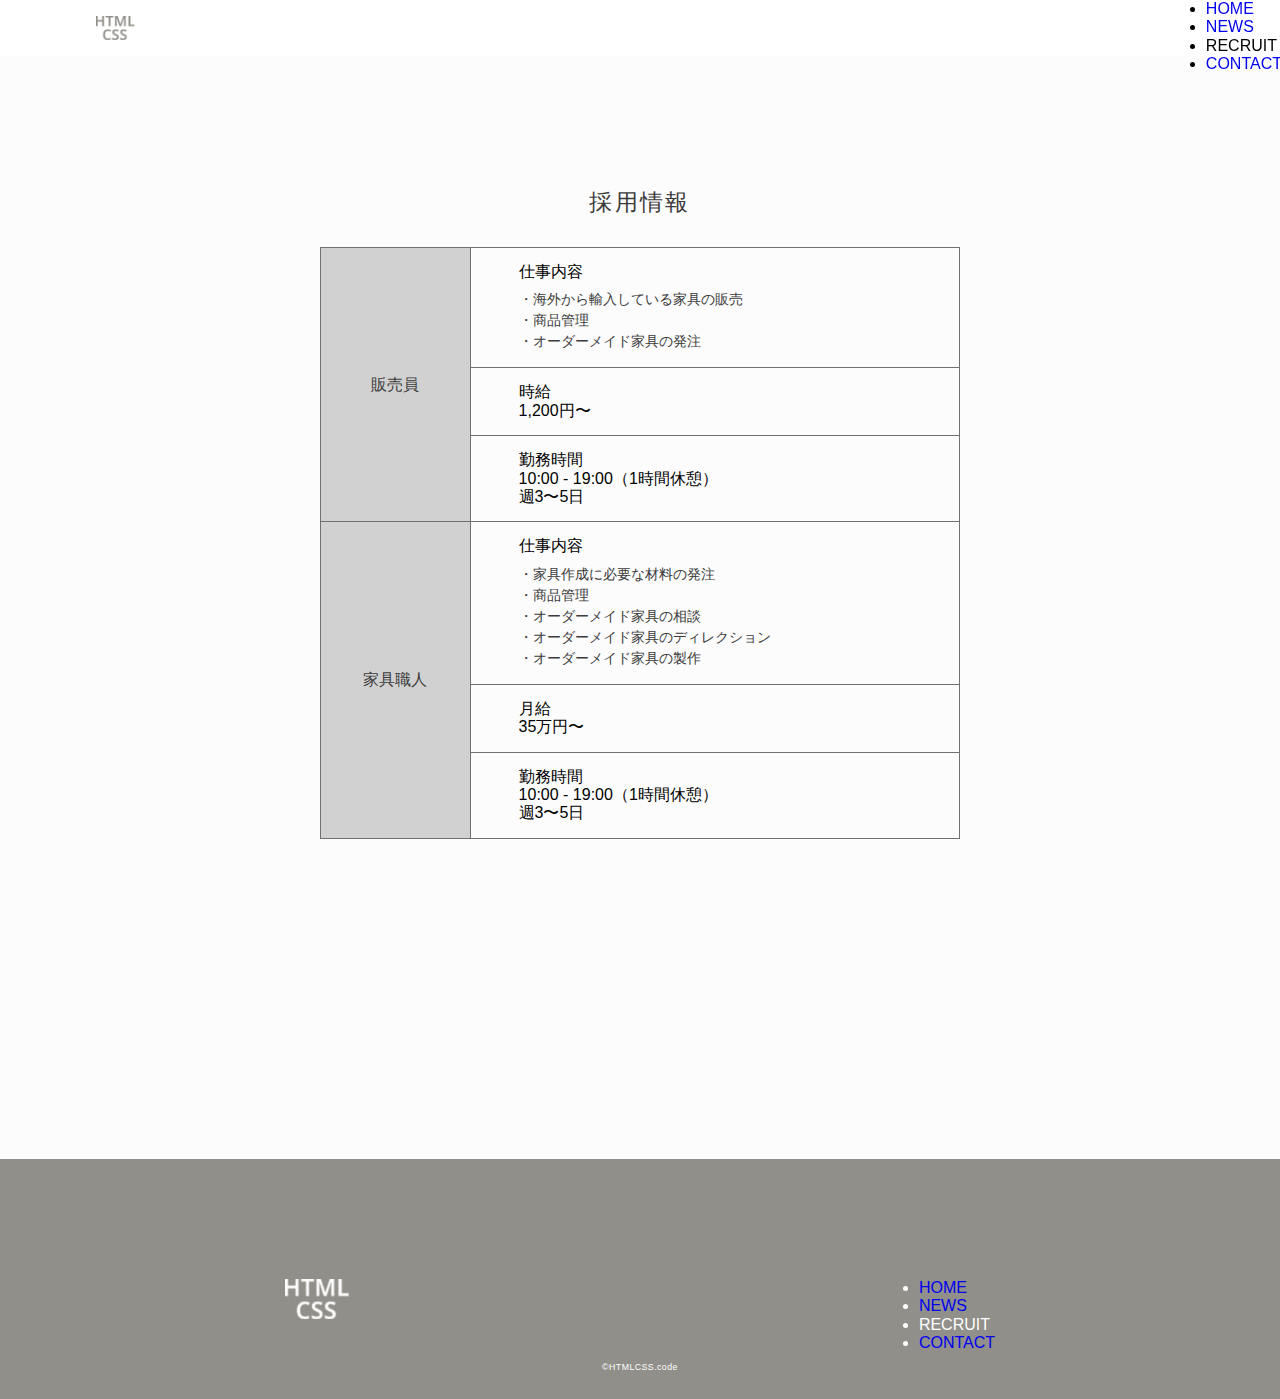
<file: html-kaguya/recruite/index.html>
<!DOCTYPE html>
<html lang="ja">

<head>
    <meta charset="utf-8">
    <meta name="descriprion" content="家具屋｜recruit 採用情報">
    <title>家具屋　recruit</title>
    <link rel="stylesheet" href="../css/normalize.css">
    <link rel="stylesheet" href="../css/main.css">
</head>

<body>
    <header>
        <section class="header-container">
            <!--  float  -->
            <h1 class="logo-header">
                <img src="../image/logo_header.png" srcset="../image/logo_header.png 1x,
                                                            ../image/logo_header@2x.png 2x" alt="logomark-h">
            </h1>
            <ul class="header-nav">
                <!--  float  -->
                <li><a href="../index.html">HOME</a></li>
                <li><a href="../news/index.html">NEWS</a></li>
                <li>RECRUIT</li>
                <li><a href="../contact/index.html">CONTACT</a></li>
            </ul>
        </section>
    </header>
    <main>
        <section class="r-keyvisual">
            <!--  background-image  -->
            <h2>RECRUIT</h2>
        </section>
        <div class="r-main-container">
            <div class="table-wrapper">
                <table class="recruit-information">
                    <caption>採用情報</caption>
                    <tr>
                        <th rowspan="3">販売員</th>
                        <td>
                            <p>仕事内容</p>
                            <ul class="work-contents">
                                <li>海外から輸入している家具の販売</li>
                                <li>商品管理</li>
                                <li>オーダーメイド家具の発注</li>
                            </ul>
                        </td>
                    </tr>
                    <tr>
                        <td>
                            <p>時給</p>
                            <p>1,200円〜</p>
                        </td>
                    </tr>
                    <tr>
                        <td>
                            <p>勤務時間</p>
                            <p>10:00 - 19:00（1時間休憩）</p>
                            <p>週3〜5日</p>
                        </td>
                    </tr>
                    <tr>
                        <th rowspan="3">家具職人</th>
                        <td>
                            <p>仕事内容</p>
                            <ul class="work-contents">
                                <li>家具作成に必要な材料の発注</li>
                                <li>商品管理</li>
                                <li>オーダーメイド家具の相談</li>
                                <li>オーダーメイド家具のディレクション</li>
                                <li>オーダーメイド家具の製作</li>
                            </ul>
                        </td>
                    </tr>
                    <tr>
                        <td>
                            <p>月給</p>
                            <p>35万円〜</p>
                        </td>
                    </tr>
                    <tr>
                        <td>
                            <p>勤務時間</p>
                            <p>10:00 - 19:00（1時間休憩）</p>
                            <p>週3〜5日</p>
                        </td>
                    </tr>
                </table>
            </div>
        </div>
    </main>
    <footer>
        <div class="footer-container">
            <!--  float  -->
            <div class="logo-footer">
                <img src="../image/logo_footer.png" srcset="../image/logo_footer.png 1x,
                                                            ../image/logo_footer@2x.png 2x" alt="logomark-f">
            </div>
            <ul class="footer-nav">
                <!--  float  -->
                <li><a href="../index.html">HOME</a></li>
                <li><a href="../news/index.html">NEWS</a></li>
                <li>RECRUIT</li>
                <li><a href="../contact/index.html">CONTACT</a></li>
            </ul>
        </div>
        <div class="copyright">
            <small>©HTMLCSS.code</small>
        </div>
    </footer>
</body>

</html>
</file>
<file: css/main.css>
@charset "utf-8";

aa
/*　===== 全て共通 ===== */
html, body, p, ul, ol, h1, h2, h3, h4, div, a{
    margin: 0;
    padding: 0;
    font-size: 1rem;
    text-decoration: none;
    font-family: sans-serif;
}
img {
    width: 100%;
    height: auto;
}

/*　===== header ===== */
.header-container {
    float: left;
    display: flex;
    align-items: center;
    position: fixed;
    width: 100%;
    box-sizing: border-box;
    height: 60px;
    background: #fff;
    padding-bottom: 22px;
}
@media screen and (max-width:1280px) {
    .header-nav1 li{
        display: none;
    }
}
h1 {
    margin-right: 20px;
    padding-top: 10px;
}
.float-clear {
    overflow: hidden;
}
.logomark {
    width: auto;
    height: 80px;
    padding-left: 24px;
    margin: 0;
}
.header-nav1 {
    color: #000;
    display: flex;
    width: 1000px;
    list-style-type: none;
    height: 60px;
    margin-left: 100px;
    
    padding-top: 60px;
    justify-content: flex-end;
}
.header-nav1 li {
    width: auto;
    margin-right: 14px;
}
.header-nav1 a {
    font-size: 14px;
    color: #000;
    font-weight: bold;
    
    text-decoration: none;
}
.header-nav2 {
    width : 172px;
    height: 58px;
    list-style-type: none;
    display: flex;
    margin: 60px 0 0 30px;
    
}
.header-nav2 li {
    width: 56px;
    height: 60px;
}
.header-nav2 img {
    width: 20px;
    height: 20px;
}

/*  ===== article ===== */
article {
    padding-top: 60px;
}
/*  breadcrumb */
.breadcrumb  {
    padding-left: 30px;
}
.breadcrumb li {
    display: inline;
}
.breadcrumb a {
    padding: 0 3px 0 3px;
    font-size: 11px;
    color: #999;
    text-decoration: none;
}
.breadcrumb li::after {
    content: ">";
    font-size: 11px;
    color: #999;
}
.breadcrumb li:last-child::after {
    content: none;
}

/*  === top-container === */
.top-container {
    width: 100%;
    height: auto;
    margin: 25px 0 30px 0;
}

.keyvisual {
    padding: 50px 80px 0 80px;
    background-image: url(../images/storong-key.jpg);
    background-repeat: no-repeat;
    height: 200px;
    color: #fff;
}
.subtitle {
    font-size: 18px;
    font-weight: 100;
    padding-bottom: 30px;
}
.maintitle {
    font-size: 26px;
}
.sns-icon {
    margin: 0 300px 0 600px;
    width: 488px;
    height: 40px;
    list-style-type: none;
    text-align: right;
}
.sns-icon li {
    padding-left: 20px;
    display: inline-block;
    vertical-align: middle;
}
.sns-icon p{
    font-size: 10px;
    color: #666;
    padding-bottom: 5px;
    font-weight: bolder;
}
.sns-icon img{
    width: 25px;
    height: 25px;
}

/* =====main-container===== */

.main-container {
    width: 1000px;
    margin: 50px auto 0 auto;
    border-bottom: solid 2px #000;
}
.strategy {
    padding-left: 80px;
    padding-bottom: 30px;
    font-size: 20px; 
}
.strategy::before {
    content: "";
    display: inline-block;
    width: 20px;
    height: 20px;
    padding: 2px 8px 0 0 ;
    background: url(../images/title-strategy.png) no-repeat;
    background-size: contain;
    vertical-align: top;
}
.strategy-1 {
    font-size: 16px;
    line-height: 30px;
    margin-left: 80px;
    margin-bottom: 15px;
    width: 800px;
}
.strategy-2 {
    font-size: 16px;
    line-height: 30px;
    margin-bottom: 29px;
    margin-left: 80px;
    width: 800px;
}
.strategy-img {
    width: 800px;
    height: auto;
    margin-left: 80px;
}
/* dx-pdf */
.dx-pdf {
    text-align: center;
    margin-top: 30px;
}
.dx-pdfbtn {
    background:url(../images/pdf.png) no-repeat right 70px bottom 18px #005bac;
    background-size: 30px auto;
    display: inline-block;
    color: #fff;
    text-decoration: none;
    text-align: center;
    padding: 20px 25px;
}
.dx-pdf :hover {
    opacity: 0.5
}
a[target="_blank"] ::before {
    content: ">";
    font-size: 11px;
    padding: 30px 0;
}
.dx-pdf p {
    font-size: 15px;
}
/* /dx-pdf */
/* page-changes */
.page-changes {
    margin-top: 90px;
    display: flex;
    justify-content: space-between;
}
.page-change1 {
    padding-left: 80px;
    color: #3a79b1;
}
.page-change1::before {
    content: "<";
    font-size: 13px;
    color: #000;
    vertical-align: top;
}
.page-change2 {
    padding-right: 126px;
    color: #3a79b1;
}
.page-change2::after {
    content: ">";
    font-size: 13px;
    color: #000;
    vertical-align: middle;
}
/* /page-changes */
/* NRI-strongpoint */
.NRI-strongpoint {
    width: 760px;
    margin: 40px 54px 20px 80px;
    padding: 28px 16px 40px 20px;
    background: #bcd1e2;

}
h3 {
    margin-bottom: 10px;
    font-size: 14px;
}
.link-strong {
    margin: 10px 8px 10px 0;
    padding: 15px 18px;
    border: 1px solid #999;
    background: #fff;
    display: inline-block;
    justify-content: center;
    text-align: center;
    width: 200px;
    color: #0e63ad;
}
.link-strong::before {
    content: ">";
    font-size: 13px;
    color: #000;
    vertical-align: middle;
}
/* /NRI-strongpoint */
/* snsn-icon1 */
.sns-share1 {
    margin: 54px 54px 120px 40px;
}
.sns-icon1 {
    height: 40px;
    list-style-type: none;
    text-align: right;
    margin-left: 538px;
    width: 300px;
}
.sns-icon1 li {
    padding-left: 20px;
    display: inline-block;
    vertical-align: middle;
}
.sns-icon1 p{
    font-size: 10px;
    color: #666;
    padding-bottom: 5px;
    font-weight: bolder;
}
.sns-icon1 img{
    width: 25px;
    height: 25px;
}
/* =====company-information===== */
.company-information {
    width: 1000px;
    margin: 20px auto 60px auto;
}
h4 {
    font-size: 20px;
    font-weight: 600;
}
.company-information-container {
    width: 1000px;
    margin-top: 38px;
    border-top: dotted 1px;
}
.company-information-container p {
    padding: 38px 0 20px 0;
    font-weight: 540;
}
.company-information-container ul{
    list-style-type: none;
}
.company-information-container li {
    display: inline-block;
    width: 201px;
    padding: 0 34px 20px 0;
}
.company-information-container  a {
    font-size: 14px;
    color: #0e63ad;
}
.company-information-container  li::before{
    content: ">";
    font-size: 10px;
    vertical-align: middle;
    margin-right: 5px;
}
.c-information {
    border-bottom: dotted 1px;
    padding-bottom: 10px;
}
/* =====/company-information===== */
/* back-page */
.back-page {
    display: block;
    padding-top: 60px;
    color: #0e63ad;
}
.back-page::before {
    content: "<";
    font-size: 6px;
    padding-right: 10px;
    vertical-align: middle;
    color: #999;
}
/* /back-page */
.sns-share-bottom {
    margin-top: 80px;
    padding: 30px 0 30px 0;
    border-top: solid 2px #999;
    border-bottom: solid 2px #999;

}
.sns-icon-bottom {
    list-style-type: none;
    text-align: center;
}
.sns-icon-bottom li {
    font-weight: bold;
    display: inline-block;
    vertical-align: middle;
}
.sns-icon-bottom p{
    font-size: 10px;
    color: #666;
    padding-bottom: 5px;
    font-weight: bolder;
}
.sns-icon-bottom li img{
    width: 28px;
    height: 28px;
    padding-left: 34px;
}
/* =====sitenav===== */
.sitenav {
    width: 1280px;
    margin: 0 auto;
    padding: 40px 22px 0 22px;
    border-bottom: solid 1px rgb(218, 218, 218);

}
.nav1 , .nav2 {
    display: inline-block;
    width: 300px;
    margin-bottom: 50px;
    vertical-align: top;
}
.nav1 p, .nav2 p {
    margin-bottom: 24px;
}
.nav1 p a, .nav2 p a {
    font-size: 15px;
    font-weight: bold;
    color: #000000;
}
.sitenav li {
    margin-bottom: 16px;
    list-style-type: none;
}
.sitenav li a {
    font-size: 14px;
    font-weight: lighter;
    color: #000000;
}
.sitenav p::before {
    content: ">";
    font-size: 6px;
    padding-right: 10px;
    vertical-align: middle;
    color: #999;
}
.sitenav li::before {
    content: ">";
    font-size: 6px;
    padding-right: 10px;
    vertical-align: middle;
    color: #999;
}
/* =====/sitenav===== */

/* ======footer====== */
.footer-container {
    width: 1280px;
    margin: 40px 180px 120px 180px;
}
.footer-nav {
    list-style-type: none;
}
.footer-nav li {
    margin: 0 0 20px 0;
    display: inline-block;
}
.footer-nav li::after {
    content: "|";
    font-size: 8px;
    padding-left: 10px;
    vertical-align: middle;
    color: rgb(126, 126, 126);
}
.footer-nav a {
    font-size: 12px;
    color: rgb(126, 126, 126);
}
.footer-container p {
    font-size: 6px;
}
</file>
<file: html-kaguya/css/main.css>
@charset "utf-8";

/* ===== 全て共通 ===== */
html,
body,
p,
ul,
ol,
h1,
h2,
h3,
h4,
div,
a {
  margin: 0;
  padding: 0;
  text-decoration: none;
  font-family: "Noto Sans", sans-serif;
}
body {
  width: 100%;
  width: 1280px;
  margin: 0 auto;
  background-color: #fcfcfc;
}

/* =====ページ遷移のアニメーション===== */
/* =====最前面に透過状態のレイヤーを実装 ===== */
body::after {
  content: "";
  position: fixed;
  top: 0;
  left: 0;
  width: 100%;
  height: 100%;
  background-color: #fff;
  z-index: 2147483647;
  pointer-events: none;
  opacity: 0;
  transition: opacity 0.1s;
}

/* =====fadeOutクラスがある時はレイヤーが見えるようにする===== */
body.fadeout::after {
  opacity: 0.8;
}

@media screen and (max-width: 375px) {
  body {
    width: 375px;
  }
}
/* ===== header ===== */
header {
  width: 1282px;
  position: fixed;
  left: 0;
  right: 0;
  margin: auto;
  z-index: 100;
  height: 56px;
  background: #fff;
}
.header-container {
  display: flex;
  justify-content: space-between;
}
h1 img {
  padding: 16px 0 16px 96px;
}
.header-nav ul {
  margin: 26px 96px 0 0;
  display: flex;
  list-style-type: none;
}
.header-nav ul li {
  text-decoration: none;
  color: #3b3b3b;
  padding-left: 56px;
  letter-spacing: 0px;
  font-size: 16px;
}
.header-nav ul a {
  color: #b2b2b2;
  font-size: 16px;
  letter-spacing: 0px;
}

.navToggle {
  display: none;
}
@media screen and (max-width: 375px) {
  header {
    width: 375px;
    margin: 0;
    left: 0;
    right: 0;
    position: fixed;
    background-color: #918f89;
    z-index: 100;
  }
  .header-container {
    height: 56px;
    background: url(../image/logo_footer.png) no-repeat center;
    background-size: 39.69px 24px;
    box-shadow: 0px 3px 6px #00000029;
  }
  h1 {
    display: none;
  }

  /* ハンバーガーメニュー */
  .header-container nav {
    position: fixed;
    top: 0;
    left: 0;
    color: #000;
    text-align: center;
    transform: translateY(-100%);
    transition: all 0.6s;
    width: 100%;
  }

  .header-nav ul {
    display: table;
    margin: 0 auto;
    width: 100%;
  }

  .header-nav ul li {
    font-size: 20px;
    list-style-type: none;
    padding: 0;
    display: table;
    width: 100%;
    height: 88px;
    border-bottom: 1px solid rgba(255, 255, 255, 0.5);
  }

  .header-nav ul li a {
    color: #fff;
    display: table-cell;
    vertical-align: middle;
  }

  /* このクラスを、jQueryで付与・削除する */
  .header-nav.active {
    transform: translateY(0%);
    top: 55px;
    left: 0px;
    width: 375px;
    height: 756px;
    background-color: #918f89;
    opacity: 0.9;
    z-index: 1;
  }

  /* ハンバーガーメニュー（アイコン部分） */
  .navToggle {
    display: block;
    position: fixed; /* bodyに対しての絶対位置指定 */
    right: 27px;
    top: 17px;
    width: 21.14px;
    height: 21.14px;
    cursor: pointer;
    z-index: 3;
    background: #918f89;
    text-align: center;
  }

  .navToggle span {
    display: block;
    position: absolute; /* .navToggleに対して */
    width: 21.14px;
    border-bottom: solid 2px #fff;
    -webkit-transition: 0.35s ease-in-out;
    -moz-transition: 0.35s ease-in-out;
    transition: 0.35s ease-in-out;
    left: 0px;
  }

  .navToggle span:nth-child(1) {
    top: 0px;
  }

  .navToggle span:nth-child(2) {
    top: 8px;
  }

  .navToggle span:nth-child(3) {
    top: 16px;
  }
  /* 参考：https://nodoame.net/archives/8771 */
  /* クリックした後 */
  /* 最初のspanをマイナス45度に */
  .navToggle.active span:nth-child(1) {
    top: 8px;
    transform: rotate(-45deg);
  }

  /* 2番目のspanは右へスライドアウト */
  .navToggle.active span:nth-child(2) {
    transform: translateX(200px);
  }

  /* 3番目のspanは45度に */
  .navToggle.active span:nth-child(3) {
    top: 8px;
    transform: rotate(45deg);
  }
}

/* ===========Home=========== */

/* ====main==== */
main {
  max-width: 1280px;
  margin: 0 auto;
}
/* ===keyvisual=== */
.keyvisual {
  padding-top: 56px;
}
.keyvisual-background {
  background: url(../image/home_top.png) no-repeat left 0 top 0;
  background-position: center;
  height: 744px;
}
.keyconcept {
  padding-top: 274px;
  width: 609px;
  height: 137px;
}
.keyvisual h2 {
  padding: 32px 0 32px 88px;
  font-size: 53px;
  font-weight: normal;
  color: #918f89;
  letter-spacing: 2.65px;
  background: rgba(255, 255, 255, 0.8);
}
@media screen and (max-width: 375px) {
  .keyvisual-background {
    background: url(../image/home_top_sp.png) no-repeat;
    background-position: bottom;
  }
  .keyconcept {
    padding-top: 144px;
    width: auto;
  }
  .keyconcept h2 {
    padding: 0;
    background: none;
    letter-spacing: 1.95px;
  }
  .keyconcept span {
    text-align: left;
    width: max-content;
    display: flex;
    flex-direction: column;
    padding: 16px 16px 16px 54px;
    margin-bottom: 16px;
    font-size: 39px;
    background: rgba(255, 255, 255, 0.8);
  }
}
/* ===/keyvisual=== */

/* ===main-container=== */
.main-container {
  margin: 80px 88px 320px 88px;
}
.n-main-container {
  margin: 80px 88px 320px 88px;
}
@media screen and (max-width: 375px) {
  .main-container {
    margin: 88px 0 240px 0;
  }
  .n-main-container {
    margin: 0 auto 224px auto;
  }
}
/* ==concept== */
.concept {
  display: flex;
}
.concept img {
  width: 560px;
  height: 560px;
}
.concept-contents {
  padding: 240px 0 90px 56px;
}
.concept-contents h3 {
  font-size: 25px;
  letter-spacing: 2.5px;
  margin-bottom: 71px;
  color: #3b3b3b;
  font-weight: normal;
}
.concept-contents p {
  font-size: 12px;
  letter-spacing: 0.36px;
  color: #3b3b3b;
  width: auto;
  height: 134px;
  line-height: 30px;
}
@media screen and (max-width: 375px) {
  .concept {
    flex-direction: column-reverse;
  }
  .concept img {
    width: 328px;
    height: 264px;
    margin-left: 24px;
    object-fit: cover;
  }
  .concept-contents {
    margin: 0 auto;
    padding: 0 0 24px 0;
    width: 358px;
    height: 292px;
    text-align: center;
  }
  .concept-contents h3 {
    margin: 0 0 32px 10px;
    font-size: 21px;
    letter-spacing: 2.1px;
  }
  .concept-contents p {
    font-size: 14px;
    letter-spacing: 0.42px;
    line-height: 35px;
  }
  .concept-contents span {
    display: inline-block;
  }
}
/* ==/concept== */
/* ==news== */
.news {
  height: 456px;
  margin-top: 240px;
  text-align: center;
  position: relative;
}
@media screen and (max-width: 375px) {
  .news {
    height: auto;
    margin-top: 240px;
  }
}
.news h3 {
  font-size: 23px;
  letter-spacing: 2.3px;
  font-weight: normal;
  color: #3b3b3b;
  padding-bottom: 43px;
}
@media screen and (max-width: 375px) {
  .news h3 {
    font-size: 25px;
    letter-spacing: 2.5px;
    padding-bottom: 24px;
  }
}
.pickup-news {
  width: 1088px;
  margin: 0 auto;
  display: flex;
  justify-content: space-between;
  list-style-type: none;
  padding-bottom: 39px;
}
@media screen and (max-width: 375px) {
  .pickup-news {
    width: 272px;
    margin: 0 51.5px 8px 51.5px;
    padding: 0;
    text-align: center;
    flex-direction: column;
    justify-content: center;
  }
}
.pickup-news li {
  width: 320px;
  height: 320px;
  color: #fff;
  z-index: 3;
}

@media screen and (max-width: 375px) {
  .pickup-news li {
    width: 272px;
    height: 272px;
    margin-bottom: 24px;
  }
}
.news1 {
  display: flex;
  justify-content: center;
  align-items: center;
  background: url(../image/news01.png) no-repeat;
  position: relative;
}
.news1 p,
.news2 p,
.news3 p {
  width: 320px;
  font-size: 17px;
  color: #fff;
  letter-spacing: -0.85px;
  position: absolute;
  right: 0;
  text-shadow: 0 0 6px #000000e0;
  display: none;
  z-index: 5;
}

.news2 {
  display: flex;
  justify-content: center;
  align-items: center;
  background: url(../image/news02.png) no-repeat;
  position: relative;
}
.news3 {
  display: flex;
  justify-content: center;
  align-items: center;
  background: url(../image/news03.png) no-repeat;
  position: relative;
}
.news-background {
  background-color: #000000;
  width: 320px;
  height: 320px;
  position: absolute;
  bottom: 0;
  display: none;
  opacity: 0.6;
}

.news a {
  font-size: 18px;
  letter-spacing: 0.9px;
  color: #3b3b3b;
  opacity: 0.3;
}
.news a::after {
  content: ">";
  padding-left: 6px;
  font-size: 18px;
  opacity: 0.3;
}
@media screen and (max-width: 375px) {
  .news1 p,
  .news2 p,
  .news3 p {
    font-size: 15px;
    color: #fff;
    letter-spacing: -0.75px;
    position: relative;
    display: block;
  }
  .news1,
  .news2,
  .news3 {
    background-size: contain;
  }
  .news a {
    opacity: 1;
  }
  .news a::after {
    color: #919191;
    opacity: 1;
    font-size: 14px;
  }
  .news-background {
    width: 272px;
    height: 272px;
    display: block;
  }
}
/* ==/news== */
/* ==catalog== */
.catalog {
  margin-top: 240px;
  text-align: center;
}
.catalog h3 {
  font-size: 24px;
  font-weight: normal;
  padding-bottom: 48px;
  letter-spacing: 2.4px;
}
.catalog p {
  font-size: 15px;
  letter-spacing: 0.45px;
  line-height: 30px;
  margin-bottom: 59px;
  box-sizing: border-box;
}
.catalog a {
  width: 344px;
  height: 56px;
  background-color: #d1d1d1;
  border-radius: 40px;
  padding: 19px 64px;
  font-size: 18px;
  letter-spacing: 1.8px;
  color: #707070;
  box-sizing: border-box;
}
.catalog a:hover {
  background: #707070;
  color: #fff;
}
@media screen and (max-width: 375px) {
  .catalog {
    margin: 248px 23px 0 24px;
  }
  .catalog p {
    font-size: 14px;
    letter-spacing: 0.42px;
    line-height: 27px;
  }
  .catalog a {
    width: 280px;
    padding: 19px 32px;
  }
}
/* ==/catalog== */
/* ==contact== */
.contact {
  margin-top: 259px;
  text-align: center;
}
.contact h3 {
  font-size: 24px;
  letter-spacing: 2.4px;
  font-weight: normal;
  padding-bottom: 47px;
}
input[type="text"],
input[type="email"] {
  width: 454px;
  height: 32px;
  margin-bottom: 24px;
  padding: 0 12px;
  background-color: #fff;
  font-size: 12px;
  border: solid 1px #707070;
  border-radius: 16px;
  opacity: 0.6;
}
textarea {
  width: 454px;
  height: 200px;
  font-size: 12px;
  margin-bottom: 40px;
  padding: 10px 12px 0 12px;
  background-color: #fff;
  border: solid 1px #707070;
  border-radius: 16px;
  opacity: 0.6;
}
::placeholder {
  font-size: 12px;
  letter-spacing: 0.6px;
  color: #3b3b3b;
  opacity: 0.4;
}
.submit {
  width: 161px;
  height: 32px;
  background: #d1d1d1;
  border-radius: 16px;
  border: 1px solid #fff;
  font-size: 14px;
  letter-spacing: 1.4px;
  color: #707070;
}
.submit:hover {
  background: #707070;
  color: #fff;
}

/* ボタンが押された後の状態 */
.submit.active {
  color: #707070;

  width: 240px;
}
.submit.active:hover {
  background: #d1d1d1;
}

@media screen and (max-width: 375px) {
  .contact h3 {
    padding-bottom: 32px;
  }
  input[type="text"],
  input[type="email"] {
    width: 252px;
    padding: 0 17px;
    margin-bottom: 16px;
    border-radius: 11px;
  }
  textarea {
    width: 252px;
    padding: 15px 17px 0 17px;
    letter-spacing: 0.7px;
    margin-bottom: 32px;
    border-radius: 11px;
  }
  ::placeholder {
    font-size: 14px;
  }
  .submit {
    width: 173px;
    height: 48px;
    border-radius: 30px;
  }
  .submit::before {
    font-size: 18px;
    content: "Send";
    color: #707070;
    letter-spacing: 0.9px;
    position: relative;
    left: 84px;
    bottom: -7px;
  }
  .submit.active {
    color: #707070;
    width: 240px;
  }
  .submit.active:hover {
    background: #d1d1d1;
  }
}
/* ==/contact== */
/* ==recruit== */
.recruit {
  margin: 240px 0 320px 0;
  text-align: center;
}
.recruit h3 {
  font-size: 24px;
  letter-spacing: 2.4px;
  color: #3b3b3b;
  font-weight: normal;
  margin-bottom: 48px;
}
.recruit p {
  font-size: 15px;
  letter-spacing: 0.45px;
  color: #3b3b3b;
  line-height: 30px;
  padding-bottom: 39px;
}
.recruit a {
  font-size: 18px;
  letter-spacing: 0.9px;
  color: #3b3b3b;
  opacity: 0.3;
}
.recruit a::after {
  content: ">";
  padding-left: 6px;
  font-size: 18px;
  color: #3b3b3b;
  opacity: 0.3;
}
@media screen and (max-width: 375px) {
  .recruit {
    margin-bottom: 240px;
  }
  .recruit h3 {
    margin-bottom: 32px;
  }
  .recruit a {
    opacity: 1;
  }
  .recruit a::after {
    color: #919191;
    opacity: 1;
    font-size: 14px;
  }
}
/* ==/recruit== */
/* ====/main==== */
/* ====footer==== */
footer {
  max-width: 1280px;
  margin: 0 auto;
  height: 240px;
  background-color: #918f89;
  color: #fff;
}
.footer-container {
  padding-top: 120px;
  height: 40px;
  display: flex;
  justify-content: space-around;
}
.footer-nav ul {
  height: 24px;
  list-style-type: none;
  display: flex;
}
.footer-nav ul li {
  font-size: 18px;
  letter-spacing: 0;
}
.padleft-nav {
  padding-left: 32px;
}
.footer-nav ul a {
  font-size: 18px;
  text-decoration: none;
  color: #fff;
}
.copyright {
  text-align: center;
  font-size: 11px;
  padding-top: 41px;
  letter-spacing: 0.44px;
}
@media screen and (max-width: 375px) {
  footer {
    height: 232px;
    text-align: center;
  }
  .footer-container {
    display: block;
    padding-top: 72px;
  }
  .footer-nav {
    display: none;
  }
  .copyright {
    font-size: 10px;
    padding-top: 82px;
    letter-spacing: 0.4px;
  }
}
/* ====/footer==== */
/* ===========/Home=========== */

/* ===========News=========== */
/* =====n-keyvisual===== */
.nrc-keyvisual {
  padding-top: 56px;
  margin: 0 auto;
}
.n-keyvisual-background {
  background: url(../image/news_top.png) no-repeat left 0 top 0;
  background-position: center;
  height: 456px;
}
.nrc-keyvisual h2 {
  padding: 191px 0 0 228px;
  font-size: 30px;
  font-weight: normal;
  color: #918f89;
  letter-spacing: 3px;
}
/* =====/n-keyvisual===== */
/* =====news-topics===== */
.news-topics {
  height: 400px;
  margin-top: 160px;
  text-align: center;
}
.news-topics h3 {
  font-size: 23px;
  letter-spacing: 2.3px;
  font-weight: normal;
  color: #3b3b3b;
  padding-bottom: 56px;
}
@media screen and (max-width: 375px) {
  .n-keyvisual-background {
    background: url(../image/news_top_sp.png) no-repeat;
    height: 648px;
    background-position: bottom;
  }
  .nrc-keyvisual h2 {
    font-size: 25px;
    letter-spacing: 2.5px;
    color: #3b3b3b;
    text-align: center;
    padding: 200px 0 0 0;
  }
  .news-topics {
    height: 970px;
  }
  .news-topics h3 {
    font-size: 22px;
    letter-spacing: 2.2px;
    padding-bottom: 32px;
  }
}
/* ===========News=========== */

/* ===========Recruit=========== */
/* =====keyvisual===== */
.r-keyvisual-background {
  background: url(../image/recruit_top.png) no-repeat left 0 top 0;
  background-position: center;
  height: 456px;
}
@media screen and (max-width: 375px) {
  .r-keyvisual-background {
    background: url(../image/recruit_top_sp.png) no-repeat;
    height: 648px;
    background-position: bottom;
  }
}
/* =====/keyvisual===== */
/* =====r-main-container===== */
.r-main-container {
  width: 640px;
  margin: 161px auto 320px auto;
  text-align: center;
}
.recruit-information {
  width: 640px;
  border-collapse: collapse;
  border-radius: 4px;
}
.recruit-information caption {
  font-size: 23px;
  letter-spacing: 2.3px;
  padding-bottom: 32px;
  color: #3b3b3b;
}
th,
td {
  border: 1px solid #707070;
  letter-spacing: 0px;
  font-weight: normal;
}

th {
  font-size: 16px;
  color: #3b3b3b;
  background-color: #d1d1d1;
  padding: 0 13.5px;
}
td {
  padding: 15px 0 15px 48px;
  font-size: 16px;
  font-weight: normal;
  text-align: left;
}
.recruit-information ul {
  line-height: 21px;
  font-size: 14px;
  letter-spacing: 0px;
  color: #3b3b3b;
  list-style-type: none;
  margin-top: 8px;
}
.recruit4 ul {
  line-height: 22px;
}
.recruit-information li::before {
  content: "・";
}
.work-contents1 {
  font-size: 14px;
  margin-top: 7px;
}
.work-contents2 {
  font-size: 14px;
  line-height: 20px;
  margin-top: 7px;
}
@media screen and (max-width: 375px) {
  .r-main-container {
    width: 344px;
    margin: 161px auto 256px auto;
    text-align: center;
  }
  .recruit-information {
    width: 344px;
  }
  .recruit-information caption {
    padding-bottom: 40px;
  }
  th {
    font-size: 14px;
    padding: 0 8px;
  }
  td {
    padding-left: 23px;
    font-size: 15px;
  }
  .recruit-information ul {
    font-size: 13px;
    line-height: 22px;
  }
}
/* =====/r-main-container===== */
/* ===========/Recruit=========== */

/* ===========Contact=========== */
/* ======c-keyvisual===== */
.c-keyvisual-background {
  background: url(../image/contact_top.png) no-repeat left 0 top 0;
  background-position: center;
  height: 456px;
}
.c-keyvisual-background h2 {
  color: #fcfcfc;
}
@media screen and (max-width: 375px) {
  .c-keyvisual-background {
    background: url(../image/contact_top_sp.png) no-repeat;
    height: 648px;
    background-position: bottom;
  }
}
/* =====c-main-container===== */

.c-main-container {
  text-align: center;
  margin: 161px 0 320px 0;
}

iframe {
  width: 0;
  height: 0;
  border: 0;
}
.contact-title h3 {
  font-size: 24px;
  letter-spacing: 2.4px;
  color: #3b3b3b;
  padding-bottom: 40px;
  font-weight: normal;
}
.contact-title p {
  font-size: 15px;
  letter-spacing: 0.6px;
  color: #3b3b3b;
  padding-bottom: 72px;
}
.contact-title-sp {
  display: none;
}
@media screen and (max-width: 375px) {
  .c-main-container {
    margin-bottom: 240px;
  }
  .contact-title {
    display: none;
  }
  .contact-title-sp {
    display: block;
    padding-bottom: 32px;
  }
  .contact-title-sp h3 {
    font-size: 25px;
    letter-spacing: 2.5px;
    color: #3b3b3b;
    font-weight: normal;
  }
}
/* =====/c-main-container===== */
/* ===========Contact=========== */
</file>
